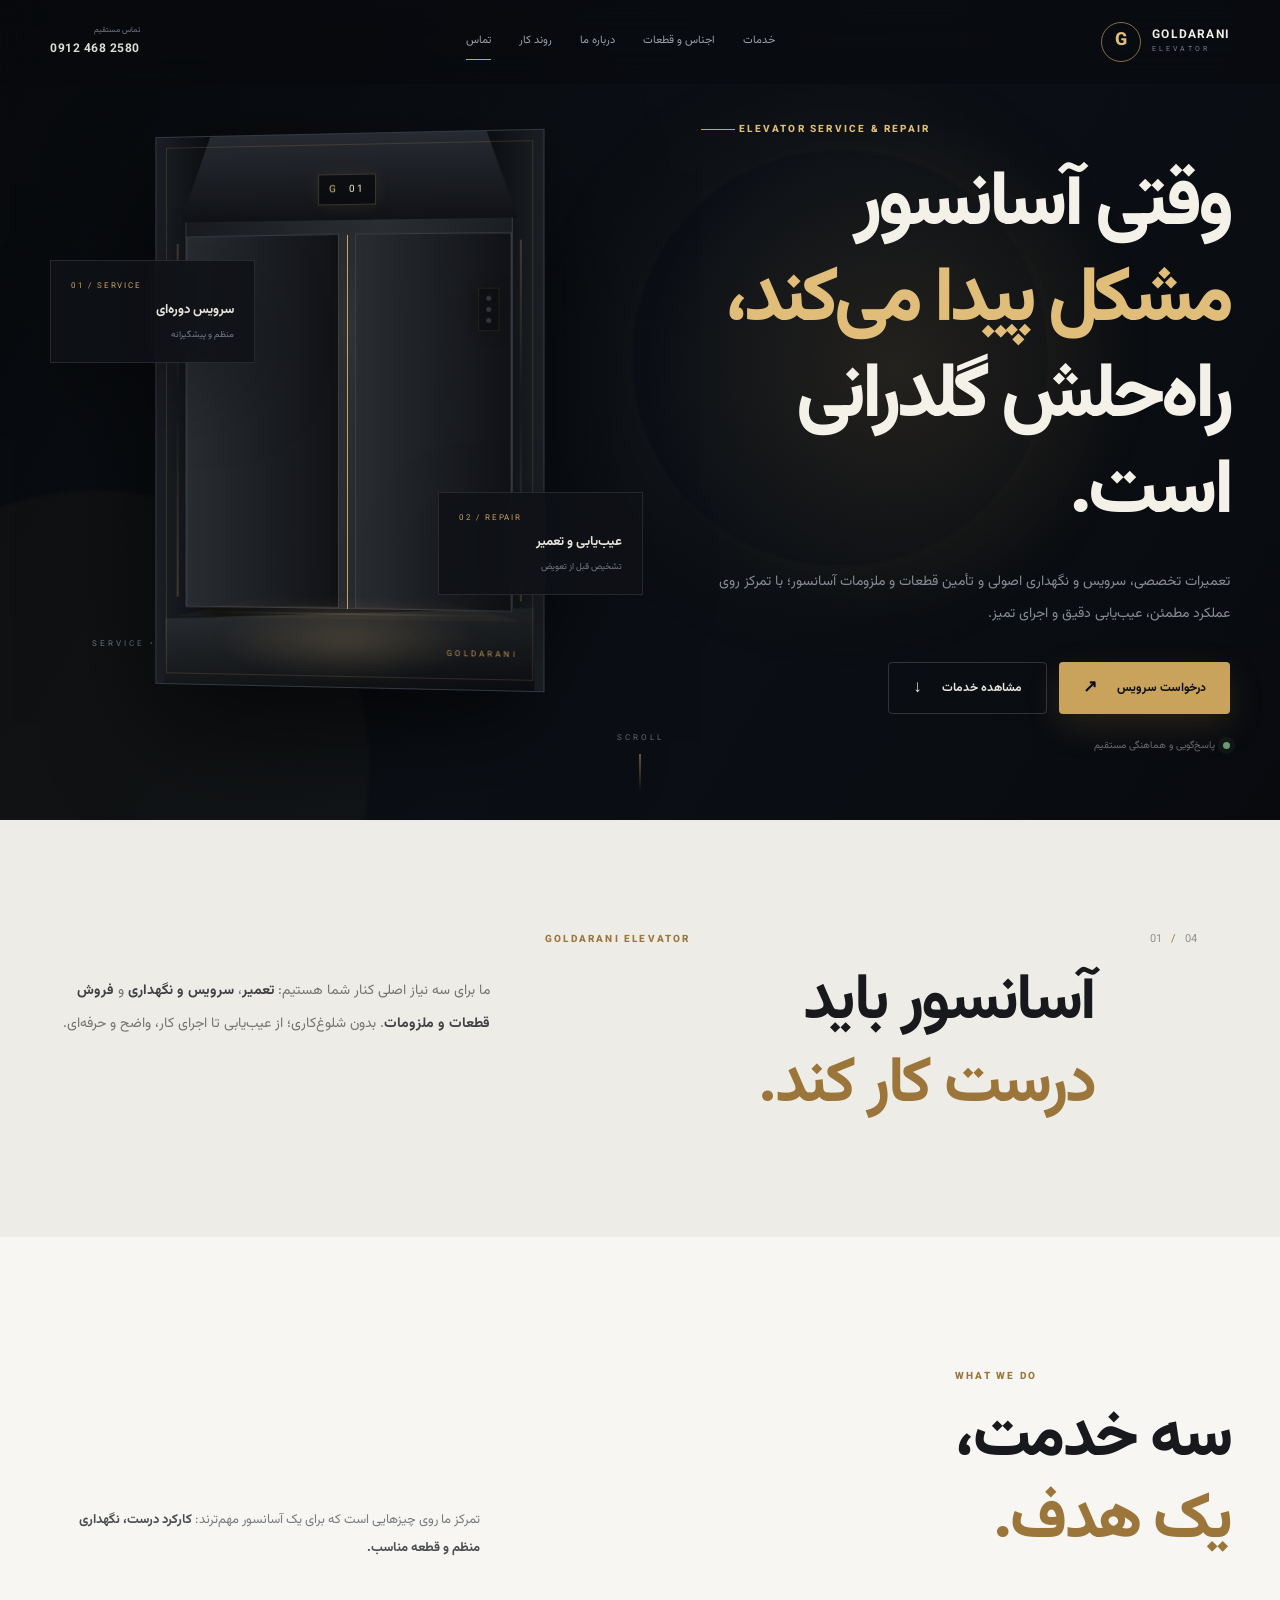
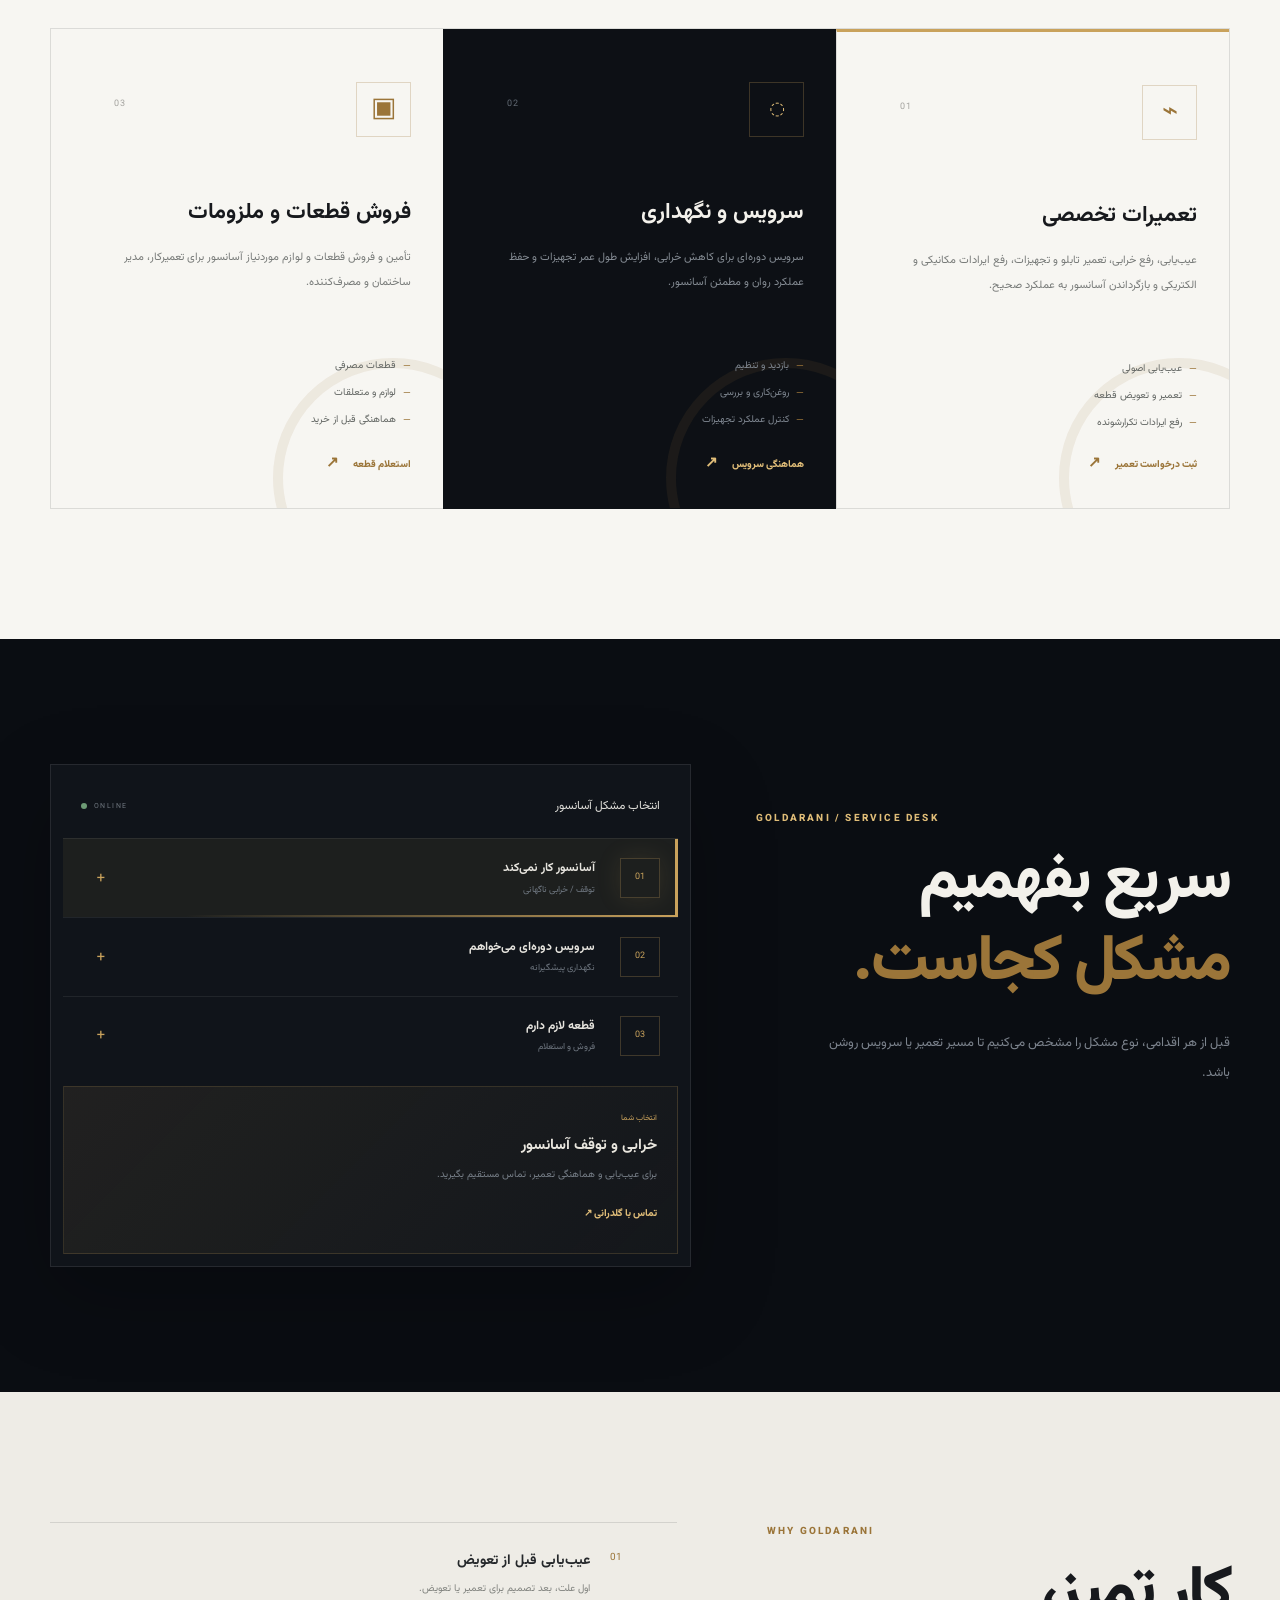
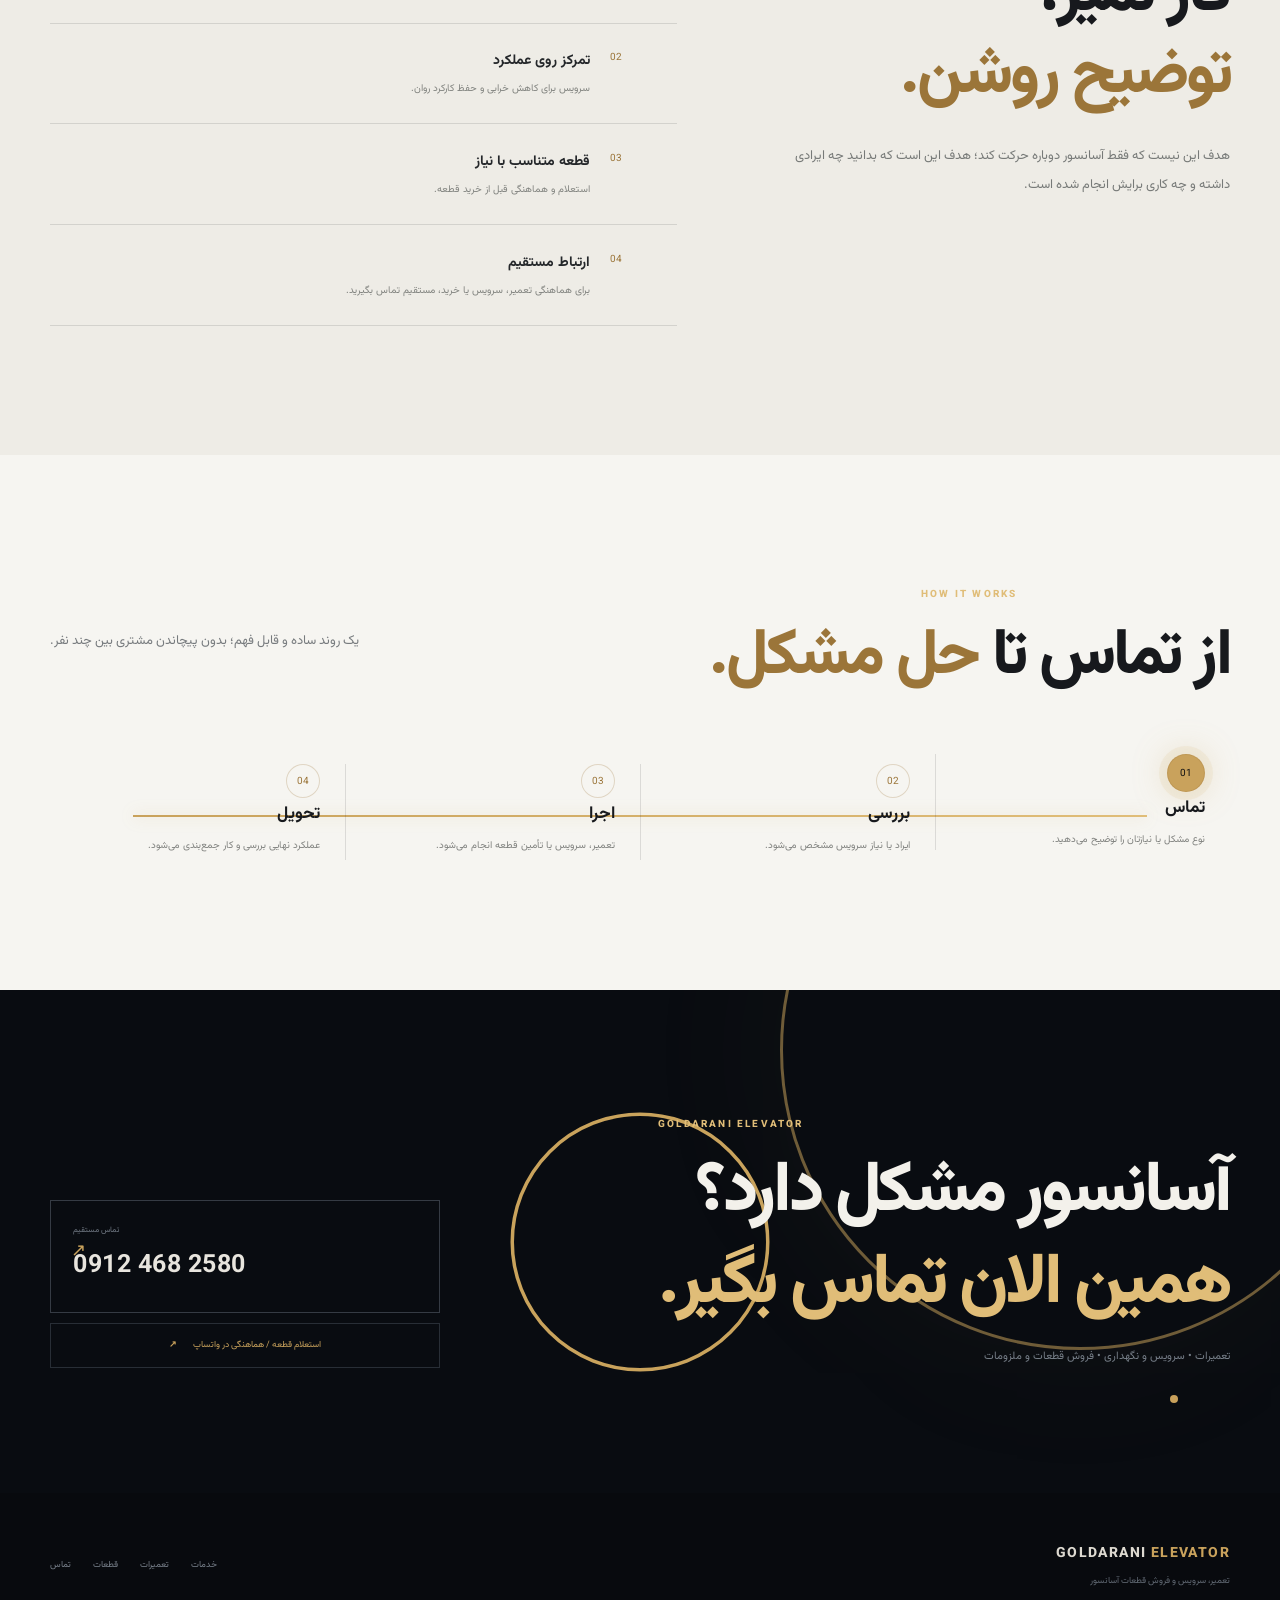
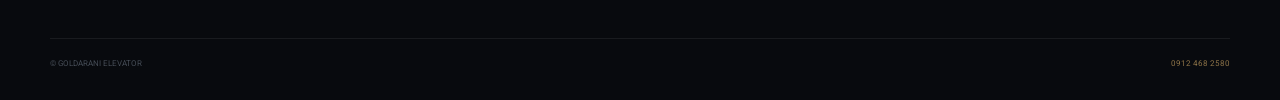
<file: index.html>
<!doctype html>
<html lang="fa" dir="rtl">
<head>
  <!-- =========================
       BASIC META
  ========================== -->
  <meta charset="utf-8">
  <meta name="viewport" content="width=device-width, initial-scale=1">
  <meta name="theme-color" content="#0a0c10">
  <meta name="description" content="آسانسور گلدرانی | تعمیرات، سرویس و نگهداری و فروش قطعات و ملزومات آسانسور">
  <meta name="format-detection" content="telephone=yes">
  <meta name="robots" content="index,follow,max-image-preview:large">
  <meta property="og:type" content="website">
  <meta property="og:title" content="آسانسور گلدرانی | تعمیرات، سرویس و قطعات آسانسور">
  <meta property="og:description" content="تعمیرات تخصصی، سرویس و نگهداری و فروش قطعات و ملزومات آسانسور توسط آسانسور گلدرانی.">
  <meta property="og:locale" content="fa_IR">
  <link rel="canonical" href="https://goldarani.ir/">

  <title>آسانسور گلدرانی | تعمیر، سرویس و فروش قطعات</title>

  <!-- Google Font. The site also has safe system-font fallbacks. -->
  <link rel="preconnect" href="https://fonts.googleapis.com">
  <link rel="preconnect" href="https://fonts.gstatic.com" crossorigin>
  <link href="https://fonts.googleapis.com/css2?family=Vazirmatn:wght@400;500;600;700;800;900&display=swap" rel="stylesheet">

  <!-- Main stylesheet -->
  <link rel="stylesheet" href="style.css">
<script type="application/ld+json">
  {
    "@context":"https://schema.org",
    "@type":"LocalBusiness",
    "name":"آسانسور گلدرانی",
    "alternateName":"GOLDARANI ELEVATOR",
    "url":"https://goldarani.ir/",
    "telephone":"+989124682580",
    "description":"تعمیرات آسانسور، سرویس و نگهداری و فروش قطعات و ملزومات آسانسور."
  }
  </script>
</head>

<body>
  <!-- =========================
       PAGE LOADER
  ========================== -->
  <div class="page-loader" id="pageLoader" aria-hidden="true">
    <div class="loader-mark">G</div>
    <span>GOLDARANI ELEVATOR</span>
  </div>

  <!-- =========================
       HEADER / NAVIGATION
  ========================== -->
  <header class="site-header" id="siteHeader">
    <div class="container nav-wrap">
      <a class="brand" href="#top" aria-label="آسانسور گلدرانی">
        <span class="brand-mark">G</span>
        <span class="brand-copy">
          <strong>GOLDARANI</strong>
          <small>ELEVATOR</small>
        </span>
      </a>

      <nav class="main-nav" id="mainNav">
        <a href="#services">خدمات</a>
        <a href="products.html">اجناس و قطعات</a>
        <a href="about.html">درباره ما</a>
        <a href="#process">روند کار</a>
        <a href="#contact">تماس</a>
      </nav>

      <a class="header-phone" href="tel:+989124682580">
        <span>تماس مستقیم</span>
        <b>0912 468 2580</b>
      </a>

      <button class="menu-toggle" id="menuToggle" type="button" aria-label="باز کردن منو" aria-expanded="false">
        <i></i><i></i><i></i>
      </button>
    </div>
  </header>

  <main id="top">
    <!-- =========================
         HERO
    ========================== -->
    <section class="hero" id="home">
      <div class="hero-glow hero-glow-one"></div>
      <div class="hero-glow hero-glow-two"></div>
      <div class="hero-grid"></div>

      <div class="container hero-layout">
        <div class="hero-copy reveal">
          <div class="eyebrow"><span></span> ELEVATOR SERVICE & REPAIR</div>

          <h1>
            وقتی آسانسور<br>
            <em>مشکل پیدا می‌کند،</em><br>
            راه‌حلش گلدرانی است.
          </h1>

          <p class="hero-text">
            تعمیرات تخصصی، سرویس و نگهداری اصولی و تأمین قطعات و ملزومات آسانسور؛
            با تمرکز روی عملکرد مطمئن، عیب‌یابی دقیق و اجرای تمیز.
          </p>

          <div class="hero-actions">
            <a class="btn btn-gold" href="tel:+989124682580">
              درخواست سرویس
              <span>↗</span>
            </a>
            <a class="btn btn-outline" href="#services">
              مشاهده خدمات
              <span>↓</span>
            </a>
          </div>

          <div class="hero-note">
            <span class="status-dot"></span>
            پاسخ‌گویی و هماهنگی مستقیم
          </div>
        </div>

        <!-- Decorative elevator illustration built entirely with CSS/SVG -->
        <div class="hero-visual reveal reveal-delay" aria-hidden="true">
         <!----> 
          <div class="visual-label visual-label-bottom">SERVICE • REPAIR • PARTS</div>

          <div class="elevator-frame" id="heroElevator">
            <div class="elevator-ceiling"></div>
            <div class="elevator-back"></div>
            <div class="elevator-inner-glow"></div>
            <div class="elevator-control-panel">
              <span class="control-light"></span>
              <span class="control-light"></span>
              <span class="control-light"></span>
            </div>
            <div class="elevator-floor-reflection"></div>
            <div class="elevator-door elevator-door-left"></div>
            <div class="elevator-door elevator-door-right"></div>
            <div class="elevator-center-line"></div>
            <div class="elevator-light elevator-light-left"></div>
            <div class="elevator-light elevator-light-right"></div>
            <div class="elevator-floor"></div>
            <div class="elevator-floor-light"></div>
            <div class="elevator-display">G <span>01</span></div>
            <div class="elevator-logo">GOLDARANI</div>
            <div class="elevator-scanline"></div>
          </div>

          <div class="floating-card card-top">
            <small>01 / SERVICE</small>
            <strong>سرویس دوره‌ای</strong>
            <span>منظم و پیشگیرانه</span>
          </div>

          <div class="floating-card card-bottom">
            <small>02 / REPAIR</small>
            <strong>عیب‌یابی و تعمیر</strong>
            <span>تشخیص قبل از تعویض</span>
          </div>
        </div>
      </div>

      <a class="scroll-cue" href="#services" aria-label="رفتن به خدمات">
        <span>SCROLL</span>
        <i></i>
      </a>
    </section>

    <!-- =========================
         INTRO / POSITIONING
    ========================== -->
    <section class="intro-section">
      <div class="container intro-grid">
        <div class="section-index">01 <span>/</span> 04</div>

        <div>
          <div class="eyebrow eyebrow-dark">GOLDARANI ELEVATOR</div>
          <h2>آسانسور باید<br><span>درست کار کند.</span></h2>
        </div>

        <div class="intro-copy">
          <p>
            ما برای سه نیاز اصلی کنار شما هستیم: <b>تعمیر</b>، <b>سرویس و نگهداری</b>
            و <b>فروش قطعات و ملزومات</b>. بدون شلوغ‌کاری؛ از عیب‌یابی تا اجرای کار، واضح و حرفه‌ای.
          </p>
        </div>
      </div>
    </section>

    <!-- =========================
         SERVICES
    ========================== -->
    <section class="section services-section" id="services">
      <div class="container">
        <div class="section-heading">
          <div>
            <div class="eyebrow eyebrow-dark">WHAT WE DO</div>
            <h2>سه خدمت،<br><span>یک هدف.</span></h2>
          </div>
          <p>
            تمرکز ما روی چیزهایی است که برای یک آسانسور مهم‌ترند:
            <strong>کارکرد درست، نگهداری منظم و قطعه مناسب.</strong>
          </p>
        </div>

        <div class="service-cards">
          <!-- Service card 1 -->
          <article class="service-card featured" id="repair">
            <div class="card-number">01</div>
            <div class="service-icon icon-wrench">⌁</div>
            <h3>تعمیرات تخصصی</h3>
            <p>
              عیب‌یابی، رفع خرابی، تعمیر تابلو و تجهیزات، رفع ایرادات مکانیکی و الکتریکی
              و بازگرداندن آسانسور به عملکرد صحیح.
            </p>
            <ul>
              <li>عیب‌یابی اصولی</li>
              <li>تعمیر و تعویض قطعه</li>
              <li>رفع ایرادات تکرارشونده</li>
            </ul>
            <a href="tel:+989124682580">ثبت درخواست تعمیر <span>↗</span></a>
          </article>

          <!-- Service card 2 -->
          <article class="service-card dark-card">
            <div class="card-number">02</div>
            <div class="service-icon">◌</div>
            <h3>سرویس و نگهداری</h3>
            <p>
              سرویس دوره‌ای برای کاهش خرابی، افزایش طول عمر تجهیزات و حفظ عملکرد روان و مطمئن آسانسور.
            </p>
            <ul>
              <li>بازدید و تنظیم</li>
              <li>روغن‌کاری و بررسی</li>
              <li>کنترل عملکرد تجهیزات</li>
            </ul>
            <a href="tel:+989124682580">هماهنگی سرویس <span>↗</span></a>
          </article>

          <!-- Service card 3 -->
          <article class="service-card" id="parts">
            <div class="card-number">03</div>
            <div class="service-icon">▣</div>
            <h3>فروش قطعات و ملزومات</h3>
            <p>
              تأمین و فروش قطعات و لوازم موردنیاز آسانسور برای تعمیرکار، مدیر ساختمان و مصرف‌کننده.
            </p>
            <ul>
              <li>قطعات مصرفی</li>
              <li>لوازم و متعلقات</li>
              <li>هماهنگی قبل از خرید</li>
            </ul>
            <a href="https://wa.me/989124682580" target="_blank" rel="noopener">استعلام قطعه <span>↗</span></a>
          </article>
        </div>
      </div>
    </section>

    <!-- =========================
         LIVE SERVICE DASHBOARD
    ========================== -->
    <section class="dashboard-section">
      <div class="container">
        <div class="dashboard-shell">
          <div class="dashboard-copy">
            <div class="eyebrow">GOLDARANI / SERVICE DESK</div>
            <h2>سریع بفهمیم<br><span>مشکل کجاست.</span></h2>
            <p>
              قبل از هر اقدامی، نوع مشکل را مشخص می‌کنیم تا مسیر تعمیر یا سرویس روشن باشد.
            </p>
          </div>

          <div class="issue-panel">
            <div class="issue-panel-head">
              <span>انتخاب مشکل آسانسور</span>
              <small><i></i> ONLINE</small>
            </div>

            <button class="issue-item active" type="button" data-issue="خرابی و توقف آسانسور" data-detail="برای عیب‌یابی و هماهنگی تعمیر، تماس مستقیم بگیرید.">
              <span class="issue-icon">01</span>
              <span><b>آسانسور کار نمی‌کند</b><small>توقف / خرابی ناگهانی</small></span>
              <strong>+</strong>
            </button>

            <button class="issue-item" type="button" data-issue="سرویس دوره‌ای" data-detail="برای بازدید و سرویس دوره‌ای، زمان مناسب را هماهنگ می‌کنیم.">
              <span class="issue-icon">02</span>
              <span><b>سرویس دوره‌ای می‌خواهم</b><small>نگهداری پیشگیرانه</small></span>
              <strong>+</strong>
            </button>

            <button class="issue-item" type="button" data-issue="استعلام قطعه" data-detail="نام قطعه یا عکس آن را در واتساپ ارسال کنید تا بررسی شود.">
              <span class="issue-icon">03</span>
              <span><b>قطعه لازم دارم</b><small>فروش و استعلام</small></span>
              <strong>+</strong>
            </button>

            <div class="issue-result" id="issueResult">
              <small>انتخاب شما</small>
              <b id="issueTitle">خرابی و توقف آسانسور</b>
              <p id="issueDetail">برای عیب‌یابی و هماهنگی تعمیر، تماس مستقیم بگیرید.</p>
              <a href="tel:+989124682580">تماس با گلدرانی ↗</a>
            </div>
          </div>
        </div>
      </div>
    </section>

    <!-- =========================
         WHY GOLDARANI
    ========================== -->
    <section class="section reasons-section">
      <div class="container">
        <div class="reasons-grid">
          <div class="reason-intro">
            <div class="eyebrow eyebrow-dark">WHY GOLDARANI</div>
            <h2>کار تمیز،<br><span>توضیح روشن.</span></h2>
            <p>
              هدف این نیست که فقط آسانسور دوباره حرکت کند؛ هدف این است که بدانید چه ایرادی داشته
              و چه کاری برایش انجام شده است.
            </p>
          </div>

          <div class="reason-list">
            <div class="reason-row">
              <span>01</span>
              <div><b>عیب‌یابی قبل از تعویض</b><small>اول علت، بعد تصمیم برای تعمیر یا تعویض.</small></div>
            </div>
            <div class="reason-row">
              <span>02</span>
              <div><b>تمرکز روی عملکرد</b><small>سرویس برای کاهش خرابی و حفظ کارکرد روان.</small></div>
            </div>
            <div class="reason-row">
              <span>03</span>
              <div><b>قطعه متناسب با نیاز</b><small>استعلام و هماهنگی قبل از خرید قطعه.</small></div>
            </div>
            <div class="reason-row">
              <span>04</span>
              <div><b>ارتباط مستقیم</b><small>برای هماهنگی تعمیر، سرویس یا خرید، مستقیم تماس بگیرید.</small></div>
            </div>
          </div>
        </div>
      </div>
    </section>

    <!-- =========================
         PROCESS
    ========================== -->
    <section class="section process-section" id="process">
      <div class="container">
        <div class="section-heading centered-heading">
          <div>
            <div class="eyebrow">HOW IT WORKS</div>
            <h2>از تماس تا <span>حل مشکل.</span></h2>
          </div>
          <p>یک روند ساده و قابل فهم؛ بدون پیچاندن مشتری بین چند نفر.</p>
        </div>

        <div class="process-line">
          <article>
            <span>01</span>
            <i></i>
            <h3>تماس</h3>
            <p>نوع مشکل یا نیازتان را توضیح می‌دهید.</p>
          </article>
          <article>
            <span>02</span>
            <i></i>
            <h3>بررسی</h3>
            <p>ایراد یا نیاز سرویس مشخص می‌شود.</p>
          </article>
          <article>
            <span>03</span>
            <i></i>
            <h3>اجرا</h3>
            <p>تعمیر، سرویس یا تأمین قطعه انجام می‌شود.</p>
          </article>
          <article>
            <span>04</span>
            <i></i>
            <h3>تحویل</h3>
            <p>عملکرد نهایی بررسی و کار جمع‌بندی می‌شود.</p>
          </article>
        </div>
      </div>
    </section>

    <!-- =========================
         CONTACT CTA
    ========================== -->
    <section class="contact-section" id="contact">
      <div class="contact-orb"></div>
      <div class="container contact-layout">
        <div>
          <div class="eyebrow">GOLDARANI ELEVATOR</div>
          <h2>آسانسور مشکل دارد؟<br><span>همین الان تماس بگیر.</span></h2>
          <p>تعمیرات • سرویس و نگهداری • فروش قطعات و ملزومات</p>
        </div>

        <div class="contact-actions">
          <a class="contact-phone" href="tel:+989124682580">
            <small>تماس مستقیم</small>
            <strong>0912 468 2580</strong>
            <span>↗</span>
          </a>
          <a class="contact-whatsapp" href="https://wa.me/989124682580" target="_blank" rel="noopener">
            استعلام قطعه / هماهنگی در واتساپ
            <b>↗</b>
          </a>
        </div>
      </div>
    </section>
  </main>

  <!-- =========================
       FOOTER
  ========================== -->
  <footer class="site-footer">
    <div class="container footer-main">
      <div>
        <div class="footer-brand">GOLDARANI <span>ELEVATOR</span></div>
        <p>تعمیر، سرویس و فروش قطعات آسانسور</p>
      </div>
      <div class="footer-links">
        <a href="#services">خدمات</a>
        <a href="#repair">تعمیرات</a>
        <a href="#parts">قطعات</a>
        <a href="#contact">تماس</a>
      </div>
    </div>
    <div class="container footer-bottom">
      <span>© GOLDARANI ELEVATOR</span>
      <a href="tel:+989124682580">0912 468 2580</a>
    </div>
  </footer>

  <!-- Mobile sticky actions -->
  <div class="mobile-actions">
    <a href="tel:+989124682580"><span>☎</span> تماس</a>
    <a href="https://wa.me/989124682580" target="_blank" rel="noopener"><span>◉</span> واتساپ</a>
  </div>

  <!-- Main JavaScript -->
  <script src="script.js"></script>
<script>setTimeout(function(){var l=document.getElementById('pageLoader');if(l)l.classList.add('hide');},1800);</script>
</body>
</html>
</file>
<file: style.css>
/* =========================================================
   GOLDARANI ELEVATOR — MAIN STYLESHEET
   ---------------------------------------------------------
   01. Variables & Reset
   02. Global Components
   03. Header
   04. Hero
   05. Intro
   06. Services
   07. Live Service Dashboard
   08. Reasons
   09. Process
   10. Contact
   11. Footer
   12. Animations
   13. Responsive
========================================================= */

/* =========================================================
   01. VARIABLES & RESET
========================================================= */
:root {
  --black: #080a0e;
  --black-2: #0d1015;
  --black-3: #14181f;
  --white: #f3f1eb;
  --paper: #eeece6;
  --paper-2: #f7f6f2;
  --text: #17191d;
  --muted: #777b7e;
  --muted-dark: #818791;
  --gold: #c9a25c;
  --gold-light: #e0bd78;
  --gold-dark: #9b7539;
  --line: rgba(23, 25, 29, 0.12);
  --line-dark: rgba(255, 255, 255, 0.10);
  --container: 1180px;
  --radius: 4px;
  --shadow: 0 28px 80px rgba(0, 0, 0, 0.22);
}

* {
  box-sizing: border-box;
  margin: 0;
  padding: 0;
}

html {
  scroll-behavior: smooth;
  scroll-padding-top: 90px;
}

body {
  min-width: 320px;
  overflow-x: hidden;
  background: var(--black);
  color: var(--white);
  font-family: "Vazirmatn", Tahoma, Arial, sans-serif;
  line-height: 1.9;
}

a {
  color: inherit;
  text-decoration: none;
}

button,
a {
  -webkit-tap-highlight-color: transparent;
}

button {
  font: inherit;
}

::selection {
  background: var(--gold);
  color: var(--black);
}

.container {
  width: min(var(--container), calc(100% - 48px));
  margin-inline: auto;
}

/* =========================================================
   02. GLOBAL COMPONENTS
========================================================= */
.eyebrow {
  color: var(--gold-light);
  font-size: 10px;
  font-weight: 800;
  letter-spacing: 2.2px;
  direction: ltr;
}

.eyebrow span {
  display: inline-block;
  width: 34px;
  height: 1px;
  margin-left: 8px;
  vertical-align: middle;
  background: var(--gold);
}

.eyebrow-dark {
  color: var(--gold-dark);
}

.btn {
  display: inline-flex;
  min-height: 52px;
  align-items: center;
  justify-content: center;
  gap: 20px;
  padding: 0 24px;
  border-radius: var(--radius);
  font-size: 12px;
  font-weight: 700;
  transition: 0.3s ease;
}

.btn span {
  font-size: 17px;
}

.btn-gold {
  background: var(--gold);
  color: #0b0d10;
  box-shadow: 0 12px 35px rgba(201, 162, 92, 0.15);
}

.btn-gold:hover {
  background: var(--gold-light);
  transform: translateY(-3px);
  box-shadow: 0 18px 45px rgba(201, 162, 92, 0.22);
}

.btn-outline {
  border: 1px solid rgba(255, 255, 255, 0.16);
  color: #e5e4df;
}

.btn-outline:hover {
  border-color: var(--gold);
  color: var(--gold-light);
  transform: translateY(-3px);
}

.section {
  padding: 130px 0;
}

.section-heading {
  display: flex;
  align-items: flex-end;
  justify-content: space-between;
  gap: 60px;
  margin-bottom: 65px;
}

.section-heading h2,
.reason-intro h2,
.dashboard-copy h2 {
  margin-top: 13px;
  color: var(--text);
  font-size: clamp(42px, 5vw, 68px);
  font-weight: 800;
  line-height: 1.28;
  letter-spacing: -2.5px;
}

.section-heading h2 span,
.reason-intro h2 span,
.dashboard-copy h2 span {
  color: var(--gold-dark);
}

.section-heading > p {
  max-width: 430px;
  color: var(--muted);
  font-size: 13px;
  line-height: 2.15;
}

.section-heading > p strong {
  color: #4b4e50;
}

/* =========================================================
   03. HEADER
========================================================= */
.site-header {
  position: fixed;
  z-index: 100;
  top: 0;
  left: 0;
  width: 100%;
  height: 84px;
  border-bottom: 1px solid transparent;
  background: rgba(8, 10, 14, 0.55);
  backdrop-filter: blur(18px);
  transition: 0.35s ease;
}

.site-header.scrolled {
  border-bottom-color: var(--line-dark);
  background: rgba(8, 10, 14, 0.94);
}

.nav-wrap {
  display: flex;
  height: 100%;
  align-items: center;
  justify-content: space-between;
  gap: 30px;
}

.brand {
  display: inline-flex;
  align-items: center;
  gap: 11px;
  direction: ltr;
}

.brand-mark {
  display: grid;
  width: 40px;
  height: 40px;
  place-items: center;
  border: 1px solid rgba(201, 162, 92, 0.65);
  border-radius: 50%;
  color: var(--gold-light);
  font-size: 18px;
  font-weight: 800;
}

.brand-copy {
  display: flex;
  flex-direction: column;
  line-height: 1.1;
}

.brand-copy strong {
  color: #f1eee7;
  font-size: 12px;
  letter-spacing: 1.2px;
}

.brand-copy small {
  margin-top: 4px;
  color: #777e87;
  font-size: 7px;
  letter-spacing: 3px;
}

.main-nav {
  display: flex;
  align-items: center;
  gap: 28px;
}

.main-nav a {
  color: #9da2aa;
  font-size: 11px;
  transition: 0.25s ease;
}

.main-nav a:hover {
  color: var(--gold-light);
}

.header-phone {
  display: flex;
  flex-direction: column;
  align-items: flex-end;
  direction: ltr;
}

.header-phone span {
  color: #707780;
  font-size: 8px;
}

.header-phone b {
  color: #dddcd7;
  font-size: 12px;
  letter-spacing: 0.5px;
}

.menu-toggle {
  display: none;
  width: 42px;
  height: 42px;
  border: 1px solid var(--line-dark);
  background: transparent;
  cursor: pointer;
}

.menu-toggle i {
  display: block;
  width: 17px;
  height: 1px;
  margin: 5px auto;
  background: var(--gold-light);
  transition: 0.25s ease;
}

/* =========================================================
   04. HERO
========================================================= */
.hero {
  position: relative;
  min-height: 820px;
  overflow: hidden;
  background:
    radial-gradient(circle at 70% 45%, rgba(201, 162, 92, 0.13), transparent 25%),
    linear-gradient(120deg, #07090c 0%, #0c1016 52%, #080a0e 100%);
}

.hero-grid {
  position: absolute;
  inset: 0;
  opacity: 0.15;
  background-image:
    linear-gradient(rgba(255, 255, 255, 0.05) 1px, transparent 1px),
    linear-gradient(90deg, rgba(255, 255, 255, 0.05) 1px, transparent 1px);
  background-size: 80px 80px;
  mask-image: linear-gradient(to bottom, #000, transparent 85%);
}

.hero-glow {
  position: absolute;
  border-radius: 50%;
  filter: blur(2px);
  pointer-events: none;
}

.hero-glow-one {
  top: 18%;
  right: 18%;
  width: 420px;
  height: 420px;
  border: 1px solid rgba(201, 162, 92, 0.08);
  box-shadow: 0 0 150px rgba(201, 162, 92, 0.06);
}

.hero-glow-two {
  bottom: -220px;
  left: -180px;
  width: 550px;
  height: 550px;
  background: rgba(201, 162, 92, 0.035);
}

.hero-layout {
  position: relative;
  z-index: 2;
  display: grid;
  min-height: 820px;
  grid-template-columns: 0.95fr 1.05fr;
  align-items: center;
  gap: 50px;
}

.hero-copy {
  padding-top: 55px;
}

.hero h1 {
  max-width: 720px;
  margin: 18px 0 25px;
  color: #f4f1e9;
  font-size: clamp(49px, 6vw, 84px);
  font-weight: 800;
  line-height: 1.25;
  letter-spacing: -4px;
}

.hero h1 em {
  color: var(--gold-light);
  font-style: normal;
}

.hero-text {
  max-width: 570px;
  color: #858c95;
  font-size: 14px;
  line-height: 2.3;
}

.hero-actions {
  display: flex;
  flex-wrap: wrap;
  gap: 12px;
  margin-top: 32px;
}

.hero-note {
  display: flex;
  align-items: center;
  gap: 8px;
  margin-top: 22px;
  color: #646b74;
  font-size: 10px;
}

.status-dot {
  width: 7px;
  height: 7px;
  border-radius: 50%;
  background: #6f9a77;
  box-shadow: 0 0 0 5px rgba(111, 154, 119, 0.08);
}

.hero-visual {
  position: relative;
  display: grid;
  min-height: 660px;
  place-items: center;
}

.visual-label {
  position: absolute;
  color: #555d67;
  font-size: 8px;
  letter-spacing: 3px;
  direction: ltr;
}

.visual-label-top {
  top: 120px;
  right: 5%;
}

.visual-label-bottom {
  bottom: 88px;
  left: 7%;
  color: #737a83;
}

.elevator-frame {
  position: relative;
  width: 390px;
  height: 555px;
  overflow: hidden;
  border: 1px solid #343941;
  background: linear-gradient(90deg, #1b1e24, #080a0d 17%, #15181e 50%, #080a0d 83%, #1b1e24);
  box-shadow: 0 45px 100px rgba(0, 0, 0, 0.62);
  transform: perspective(900px) rotateY(-4deg);
}

.elevator-frame::before {
  position: absolute;
  inset: 10px;
  border: 1px solid rgba(201, 162, 92, 0.18);
  content: "";
}

.elevator-ceiling {
  position: absolute;
  z-index: 1;
  top: 0;
  left: 25px;
  right: 25px;
  height: 86px;
  background: linear-gradient(#272a31, #101216);
  clip-path: polygon(9% 0, 91% 0, 100% 100%, 0 100%);
}

.elevator-back {
  position: absolute;
  top: 80px;
  right: 30px;
  bottom: 78px;
  left: 30px;
  border: 1px solid #30343a;
  background: linear-gradient(100deg, #181a20, #292d32 50%, #121419);
}

.elevator-door {
  position: absolute;
  z-index: 2;
  top: 100px;
  bottom: 78px;
  width: 40%;
  border: 1px solid #3a3e44;
  background: linear-gradient(90deg, #292c31, #101216);
}

.elevator-door-left {
  left: 31px;
  transform: skewY(-0.4deg);
}

.elevator-door-right {
  right: 31px;
  transform: skewY(0.4deg);
}

.elevator-center-line {
  position: absolute;
  z-index: 5;
  top: 101px;
  bottom: 78px;
  left: 50%;
  width: 1px;
  background: var(--gold);
  box-shadow: 0 0 18px rgba(201, 162, 92, 0.35);
}

.elevator-light {
  position: absolute;
  z-index: 4;
  top: 108px;
  bottom: 88px;
  width: 2px;
  background: linear-gradient(var(--gold-light), transparent 45%, var(--gold-light));
  opacity: 0.22;
}

.elevator-light-left { left: 21px; }
.elevator-light-right { right: 21px; }

.elevator-floor {
  position: absolute;
  right: 9px;
  bottom: 0;
  left: 9px;
  height: 82px;
  background: linear-gradient(175deg, #2c2f33, #0b0d10);
  clip-path: polygon(0 20%, 100% 0, 100% 100%, 0 100%);
}

.elevator-logo {
  position: absolute;
  z-index: 8;
  right: 25px;
  bottom: 27px;
  color: #bf9650;
  direction: ltr;
  font-size: 8px;
  letter-spacing: 3px;
}

.floating-card {
  position: absolute;
  z-index: 10;
  width: 205px;
  padding: 18px 20px;
  border: 1px solid rgba(255, 255, 255, 0.10);
  background: rgba(15, 18, 23, 0.88);
  box-shadow: var(--shadow);
  backdrop-filter: blur(12px);
}

.floating-card small,
.floating-card strong,
.floating-card span {
  display: block;
}

.floating-card small {
  color: var(--gold);
  font-size: 8px;
  letter-spacing: 1.8px;
  direction: ltr;
}

.floating-card strong {
  margin: 4px 0;
  color: #e8e5dc;
  font-size: 13px;
}

.floating-card span {
  color: #747b84;
  font-size: 9px;
}

.card-top {
  top: 180px;
  left: 0;
  animation: floatCard 4s ease-in-out infinite;
}

.card-bottom {
  right: 0;
  bottom: 145px;
  animation: floatCard 4.5s 0.5s ease-in-out infinite;
}

.scroll-cue {
  position: absolute;
  z-index: 5;
  bottom: 28px;
  left: 50%;
  display: flex;
  flex-direction: column;
  align-items: center;
  color: #606771;
  font-size: 8px;
  letter-spacing: 3px;
  transform: translateX(-50%);
  direction: ltr;
}

.scroll-cue i {
  display: block;
  width: 1px;
  height: 38px;
  margin-top: 8px;
  background: linear-gradient(var(--gold), transparent);
}

/* =========================================================
   05. INTRO
========================================================= */
.intro-section {
  padding: 110px 0;
  background: var(--paper);
  color: var(--text);
}

.intro-grid {
  display: grid;
  grid-template-columns: 80px 1fr 0.8fr;
  align-items: start;
  gap: 55px;
}

.section-index {
  color: #92918d;
  direction: ltr;
  font-size: 11px;
}

.section-index span {
  margin-inline: 6px;
  color: var(--gold-dark);
}

.intro-grid h2 {
  margin-top: 12px;
  font-size: clamp(43px, 5vw, 67px);
  line-height: 1.3;
  letter-spacing: -2.4px;
}

.intro-grid h2 span {
  color: var(--gold-dark);
}

.intro-copy {
  padding-top: 45px;
}

.intro-copy p {
  color: #737572;
  font-size: 14px;
  line-height: 2.35;
}

.intro-copy b {
  color: #3f4143;
}

/* =========================================================
   06. SERVICES
========================================================= */
.services-section {
  background: var(--paper-2);
  color: var(--text);
}

.service-cards {
  display: grid;
  grid-template-columns: repeat(3, 1fr);
  border-top: 1px solid var(--line);
  border-right: 1px solid var(--line);
}

.service-card {
  position: relative;
  min-height: 480px;
  padding: 36px 32px 32px;
  border-left: 1px solid var(--line);
  border-bottom: 1px solid var(--line);
  overflow: hidden;
  transition: 0.35s ease;
}

.service-card::after {
  position: absolute;
  right: -70px;
  bottom: -90px;
  width: 220px;
  height: 220px;
  border: 10px solid rgba(155, 117, 57, 0.10);
  border-radius: 50%;
  content: "";
  transition: 0.4s ease;
}

.service-card:hover {
  transform: translateY(-8px);
  background: #ebe9e2;
  box-shadow: 0 24px 60px rgba(0, 0, 0, 0.08);
}

.service-card:hover::after {
  transform: scale(1.25);
}

.service-card.featured {
  border-top: 3px solid var(--gold);
}

.service-card.dark-card {
  background: var(--black-2);
  color: var(--white);
}

.service-card.dark-card:hover {
  background: #131820;
}

.card-number {
  position: absolute;
  top: 31px;
  left: 31px;
  color: #a5a4a0;
  font-size: 9px;
  letter-spacing: 1px;
  direction: ltr;
}

.dark-card .card-number {
  color: #626a74;
}

.service-icon {
  display: grid;
  width: 55px;
  height: 55px;
  margin-bottom: 55px;
  place-items: center;
  border: 1px solid rgba(155, 117, 57, 0.25);
  color: var(--gold-dark);
  font-size: 27px;
}

.dark-card .service-icon {
  border-color: rgba(201, 162, 92, 0.25);
  color: var(--gold-light);
}

.service-card h3 {
  margin-bottom: 12px;
  font-size: 22px;
}

.service-card p {
  max-width: 320px;
  min-height: 90px;
  color: #777a78;
  font-size: 11px;
  line-height: 2.25;
}

.dark-card p {
  color: #858c94;
}

.service-card ul {
  display: grid;
  gap: 8px;
  margin-top: 20px;
  list-style: none;
}

.service-card li {
  color: #626663;
  font-size: 10px;
}

.dark-card li {
  color: #7f8791;
}

.service-card li::before {
  margin-left: 7px;
  color: var(--gold-dark);
  content: "—";
}

.service-card > a {
  position: absolute;
  right: 32px;
  bottom: 30px;
  z-index: 2;
  color: var(--gold-dark);
  font-size: 10px;
  font-weight: 800;
}

.dark-card > a {
  color: var(--gold-light);
}

.service-card > a span {
  margin-right: 12px;
  font-size: 15px;
}

/* =========================================================
   07. LIVE SERVICE DASHBOARD
========================================================= */
.dashboard-section {
  padding: 125px 0;
  background: #0a0d12;
}

.dashboard-shell {
  display: grid;
  grid-template-columns: 0.85fr 1.15fr;
  align-items: stretch;
  gap: 65px;
}

.dashboard-copy {
  padding: 45px 0;
}

.dashboard-copy h2 {
  color: var(--white);
}

.dashboard-copy p {
  max-width: 430px;
  margin-top: 24px;
  color: #7c838d;
  font-size: 13px;
  line-height: 2.3;
}

.issue-panel {
  padding: 12px;
  border: 1px solid rgba(255, 255, 255, 0.09);
  background: #10141a;
  box-shadow: var(--shadow);
}

.issue-panel-head {
  display: flex;
  align-items: center;
  justify-content: space-between;
  padding: 18px 18px 20px;
  color: #dddcd7;
  font-size: 12px;
}

.issue-panel-head small {
  display: flex;
  align-items: center;
  gap: 7px;
  color: #6f777f;
  direction: ltr;
  font-size: 7px;
  letter-spacing: 1.4px;
}

.issue-panel-head i {
  width: 6px;
  height: 6px;
  border-radius: 50%;
  background: #6d9b75;
}

.issue-item {
  display: grid;
  width: 100%;
  grid-template-columns: 50px 1fr 25px;
  align-items: center;
  gap: 15px;
  padding: 18px;
  border: 0;
  border-top: 1px solid rgba(255, 255, 255, 0.07);
  background: transparent;
  color: #e6e4de;
  text-align: right;
  cursor: pointer;
  transition: 0.25s ease;
}

.issue-item:hover,
.issue-item.active {
  background: rgba(201, 162, 92, 0.07);
}

.issue-icon {
  display: grid;
  width: 40px;
  height: 40px;
  place-items: center;
  border: 1px solid rgba(201, 162, 92, 0.25);
  color: var(--gold);
  direction: ltr;
  font-size: 9px;
}

.issue-item b,
.issue-item small {
  display: block;
}

.issue-item b {
  font-size: 12px;
}

.issue-item small {
  margin-top: 2px;
  color: #6f7780;
  font-size: 9px;
}

.issue-item > strong {
  color: var(--gold);
  font-size: 18px;
  font-weight: 400;
}

.issue-result {
  margin: 12px 0 0;
  padding: 24px 20px;
  border: 1px solid rgba(201, 162, 92, 0.18);
  background: linear-gradient(135deg, rgba(201, 162, 92, 0.09), rgba(201, 162, 92, 0.02));
}

.issue-result small,
.issue-result b,
.issue-result p {
  display: block;
}

.issue-result small {
  color: var(--gold);
  font-size: 8px;
}

.issue-result b {
  margin: 5px 0;
  color: #e9e6de;
  font-size: 15px;
}

.issue-result p {
  margin-bottom: 14px;
  color: #777f88;
  font-size: 10px;
}

.issue-result a {
  color: var(--gold-light);
  font-size: 10px;
  font-weight: 800;
}

/* =========================================================
   08. REASONS
========================================================= */
.reasons-section {
  background: var(--paper);
  color: var(--text);
}

.reasons-grid {
  display: grid;
  grid-template-columns: 0.85fr 1.15fr;
  gap: 90px;
}

.reason-intro h2 {
  color: var(--text);
}

.reason-intro p {
  max-width: 460px;
  margin-top: 24px;
  color: #777a78;
  font-size: 13px;
  line-height: 2.3;
}

.reason-list {
  border-top: 1px solid var(--line);
}

.reason-row {
  display: grid;
  grid-template-columns: 55px 1fr;
  gap: 20px;
  padding: 25px 0;
  border-bottom: 1px solid var(--line);
}

.reason-row > span {
  color: var(--gold-dark);
  direction: ltr;
  font-size: 10px;
}

.reason-row b,
.reason-row small {
  display: block;
}

.reason-row b {
  color: #24272a;
  font-size: 14px;
}

.reason-row small {
  margin-top: 4px;
  color: #81837f;
  font-size: 10px;
}

/* =========================================================
   09. PROCESS
========================================================= */
.process-section {
  background: #f6f5f1;
  color: var(--text);
}

.centered-heading {
  align-items: center;
  text-align: center;
}

.centered-heading > p {
  text-align: right;
}

.process-line {
  display: grid;
  grid-template-columns: repeat(4, 1fr);
}

.process-line article {
  padding: 0 25px;
  border-left: 1px solid var(--line);
}

.process-line article:last-child {
  border-left: 0;
}

.process-line article > span {
  color: var(--gold-dark);
  direction: ltr;
  font-size: 10px;
}

.process-line i {
  position: relative;
  display: block;
  height: 1px;
  margin: 18px 0 25px;
  background: #d5d3ce;
}

.process-line i::after {
  position: absolute;
  top: -3px;
  right: 0;
  width: 7px;
  height: 7px;
  border-radius: 50%;
  background: var(--gold);
  content: "";
}

.process-line h3 {
  font-size: 17px;
}

.process-line p {
  margin-top: 6px;
  color: #80827f;
  font-size: 10px;
  line-height: 2;
}

/* =========================================================
   10. CONTACT
========================================================= */
.contact-section {
  position: relative;
  overflow: hidden;
  padding: 125px 0;
  background: #090c11;
}

.contact-orb {
  position: absolute;
  top: -240px;
  right: -100px;
  width: 600px;
  height: 600px;
  border: 3px solid rgba(178, 144, 81, 0.603);
  border-radius: 50%;
  box-shadow: 0 0 180px rgba(201, 162, 92, 0.05);
}

.contact-layout {
  position: relative;
  z-index: 2;
  display: flex;
  align-items: flex-end;
  justify-content: space-between;
  gap: 60px;
}

.contact-layout h2 {
  margin: 14px 0 16px;
  color: var(--white);
  font-size: clamp(43px, 5.5vw, 74px);
  font-weight: 800;
  line-height: 1.3;
  letter-spacing: -3px;
}

.contact-layout h2 span {
  color: var(--gold-light);
}

.contact-layout p {
  color: #777f89;
  font-size: 11px;
}

.contact-actions {
  width: min(390px, 100%);
}

.contact-phone {
  position: relative;
  display: block;
  padding: 22px;
  border: 1px solid #353b44;
  transition: 0.3s ease;
}

.contact-phone:hover {
  border-color: var(--gold);
  transform: translateY(-4px);
}

.contact-phone small,
.contact-phone strong {
  display: block;
  direction: ltr;
}

.contact-phone small {
  color: #717984;
  font-size: 8px;
}

.contact-phone strong {
  margin-top: 4px;
  color: #e8e5de;
  font-size: 25px;
  letter-spacing: 0.5px;
}

.contact-phone span {
  position: absolute;
  top: 34px;
  left: 20px;
  color: var(--gold);
  font-size: 18px;
}

.contact-whatsapp {
  display: flex;
  align-items: center;
  justify-content: center;
  gap: 16px;
  margin-top: 10px;
  padding: 13px;
  border: 1px solid #282e36;
  color: #c9a25c;
  font-size: 9px;
  transition: 0.3s ease;
}

.contact-whatsapp:hover {
  border-color: var(--gold);
  background: rgba(201, 162, 92, 0.05);
}

/* =========================================================
   11. FOOTER
========================================================= */
.site-footer {
  background: #080a0e;
}

.footer-main {
  display: flex;
  align-items: center;
  justify-content: space-between;
  gap: 30px;
  padding: 48px 0;
}

.footer-brand {
  color: #ddd9d0;
  direction: ltr;
  font-size: 14px;
  font-weight: 800;
  letter-spacing: 1.4px;
}

.footer-brand span {
  color: var(--gold);
}

.footer-main p {
  margin-top: 5px;
  color: #626a74;
  font-size: 9px;
}

.footer-links {
  display: flex;
  gap: 22px;
}

.footer-links a {
  color: #777f89;
  font-size: 9px;
  transition: 0.25s ease;
}

.footer-links a:hover {
  color: var(--gold-light);
}

.footer-bottom {
  display: flex;
  align-items: center;
  justify-content: space-between;
  padding: 18px 0 28px;
  border-top: 1px solid rgba(255, 255, 255, 0.07);
  color: #454c56;
  direction: ltr;
  font-size: 8px;
}

.footer-bottom a {
  color: #8e7448;
}

.mobile-actions {
  display: none;
}

/* =========================================================
   12. ANIMATIONS
========================================================= */
.reveal {
  opacity: 0;
  transform: translateY(22px);
  animation: revealUp 0.9s 0.15s forwards;
}

.reveal-delay {
  animation-delay: 0.3s;
}

@keyframes revealUp {
  to {
    opacity: 1;
    transform: none;
  }
}

@keyframes floatCard {
  0%, 100% { transform: translateY(0); }
  50% { transform: translateY(-8px); }
}

.page-loader {
  position: fixed;
  z-index: 9999;
  inset: 0;
  display: grid;
  place-items: center;
  align-content: center;
  gap: 14px;
  background: #080a0e;
  transition: opacity 0.55s ease, visibility 0.55s ease;
}

.page-loader.hide {
  opacity: 0;
  visibility: hidden;
}

.loader-mark {
  display: grid;
  width: 74px;
  height: 74px;
  place-items: center;
  border: 1px solid #806437;
  border-radius: 50%;
  color: var(--gold-light);
  font-size: 34px;
  font-weight: 800;
  animation: loaderPulse 1.2s ease-in-out infinite;
}

.page-loader > span {
  color: #646b74;
  direction: ltr;
  font-size: 8px;
  letter-spacing: 3px;
}

@keyframes loaderPulse {
  50% { box-shadow: 0 0 40px rgba(201, 162, 92, 0.12); }
}

/* =========================================================
   13. RESPONSIVE
========================================================= */
@media (max-width: 980px) {
  .main-nav {
    gap: 16px;
  }

  .header-phone {
    display: none;
  }

  .hero-layout {
    grid-template-columns: 1fr;
    padding-top: 105px;
  }

  .hero-copy {
    padding-top: 30px;
  }

  .hero-visual {
    min-height: 600px;
  }

  .intro-grid,
  .dashboard-shell,
  .reasons-grid {
    grid-template-columns: 1fr;
  }

  .intro-copy {
    padding-top: 0;
  }

  .dashboard-copy {
    padding: 0;
  }

  .service-cards {
    grid-template-columns: 1fr 1fr;
  }

  .process-line {
    grid-template-columns: 1fr 1fr;
    gap: 45px 0;
  }

  .process-line article:nth-child(2) {
    border-left: 0;
  }
}

@media (max-width: 720px) {
  .container {
    width: min(var(--container), calc(100% - 30px));
  }

  .site-header {
    height: 72px;
  }

  .main-nav {
    position: absolute;
    top: 72px;
    right: 15px;
    left: 15px;
    display: none;
    flex-direction: column;
    align-items: stretch;
    gap: 0;
    padding: 8px;
    border: 1px solid #2b313a;
    background: #10141a;
  }

  .main-nav.open {
    display: flex;
  }

  .main-nav a {
    padding: 13px 10px;
    border-bottom: 1px solid rgba(255, 255, 255, 0.06);
  }

  .main-nav a:last-child {
    border-bottom: 0;
  }

  .menu-toggle {
    display: block;
  }

  .hero {
    min-height: 980px;
  }

  .hero-layout {
    min-height: 980px;
    padding-top: 80px;
  }

  .hero h1 {
    margin-top: 15px;
    font-size: clamp(40px, 12vw, 58px);
    letter-spacing: -2.5px;
  }

  .hero-text {
    font-size: 12px;
  }

  .hero-actions {
    flex-direction: column;
  }

  .btn {
    width: 100%;
  }

  .hero-visual {
    min-height: 470px;
  }

  .elevator-frame {
    width: 270px;
    height: 390px;
  }

  .elevator-ceiling {
    height: 62px;
  }

  .elevator-back {
    top: 58px;
    right: 22px;
    bottom: 56px;
    left: 22px;
  }

  .elevator-door {
    top: 72px;
    bottom: 56px;
  }

  .elevator-door-left { left: 22px; }
  .elevator-door-right { right: 22px; }
  .elevator-center-line { top: 73px; bottom: 56px; }
  .elevator-light { top: 79px; bottom: 66px; }
  .elevator-floor { height: 60px; }
  .elevator-logo { right: 17px; bottom: 19px; font-size: 6px; }

  .floating-card {
    width: 165px;
    padding: 13px;
  }

  .floating-card strong {
    font-size: 10px;
  }

  .card-top {
    top: 70px;
    left: 0;
  }

  .card-bottom {
    right: 0;
    bottom: 60px;
  }

  .visual-label-top,
  .visual-label-bottom {
    display: none;
  }

  .scroll-cue {
    display: none;
  }

  .section,
  .dashboard-section,
  .contact-section {
    padding: 85px 0;
  }

  .intro-section {
    padding: 80px 0;
  }

  .intro-grid h2,
  .section-heading h2,
  .reason-intro h2,
  .dashboard-copy h2 {
    font-size: 42px;
  }

  .section-heading {
    display: block;
    margin-bottom: 42px;
  }

  .section-heading > p {
    margin-top: 20px;
  }

  .service-cards {
    grid-template-columns: 1fr;
  }

  .service-card {
    min-height: 440px;
  }

  .service-card p {
    min-height: auto;
  }

  .issue-panel-head {
    font-size: 10px;
  }

  .reasons-grid {
    gap: 50px;
  }

  .process-line {
    grid-template-columns: 1fr;
    gap: 0;
  }

  .process-line article,
  .process-line article:nth-child(2) {
    padding: 25px 0;
    border-left: 0;
    border-bottom: 1px solid var(--line);
  }

  .process-line article:last-child {
    border-bottom: 0;
  }

  .contact-layout {
    display: block;
  }

  .contact-layout h2 {
    font-size: 43px;
    letter-spacing: -2px;
  }

  .contact-actions {
    margin-top: 35px;
  }

  .footer-main {
    display: block;
  }

  .footer-links {
    flex-wrap: wrap;
    margin-top: 25px;
  }

  .mobile-actions {
    position: fixed;
    z-index: 200;
    right: 10px;
    bottom: 10px;
    left: 10px;
    display: grid;
    grid-template-columns: 1fr 1fr;
    padding: 5px;
    border: 1px solid rgba(255, 255, 255, 0.10);
    border-radius: 8px;
    background: rgba(10, 13, 18, 0.94);
    box-shadow: 0 20px 60px rgba(0, 0, 0, 0.4);
    backdrop-filter: blur(16px);
  }

  .mobile-actions a {
    display: flex;
    align-items: center;
    justify-content: center;
    gap: 8px;
    padding: 10px;
    color: #ddd9d0;
    font-size: 10px;
  }

  .mobile-actions a + a {
    border-right: 1px solid rgba(255, 255, 255, 0.08);
  }

  .mobile-actions span {
    color: var(--gold);
    font-size: 14px;
  }

  .footer-bottom {
    padding-bottom: 90px;
  }
}

@media (max-width: 430px) {
  .brand-copy strong {
    font-size: 10px;
  }

  .brand-copy small {
    font-size: 6px;
  }

  .brand-mark {
    width: 36px;
    height: 36px;
  }

  .hero h1 {
    font-size: 39px;
  }

  .elevator-frame {
    width: 245px;
    height: 355px;
  }

  .floating-card {
    width: 145px;
  }

  .floating-card small {
    font-size: 6px;
  }

  .floating-card span {
    font-size: 8px;
  }

  .card-top {
    left: -5px;
  }

  .card-bottom {
    right: -5px;
  }
}


/* =========================================================
   14. HIGH-VISIBILITY MOTION PACK
   ---------------------------------------------------------
   These animations are intentionally visible: elevator doors,
   scanning light, moving background, service cards, process
   line, contact glow and interactive feedback.
========================================================= */

/* --- Hero background movement --- */
.hero::after {
  position: absolute;
  inset: -30%;
  z-index: 0;
  background:
    radial-gradient(circle at 20% 30%, rgba(201, 162, 92, 0.12) 0 2px, transparent 3px),
    radial-gradient(circle at 70% 60%, rgba(224, 189, 120, 0.08) 0 1px, transparent 2px),
    radial-gradient(circle at 45% 80%, rgba(255, 255, 255, 0.06) 0 1px, transparent 2px);
  background-size: 180px 180px, 130px 130px, 220px 220px;
  opacity: 0.65;
  pointer-events: none;
  animation: particleDrift 18s linear infinite;
}

.hero-grid {
  animation: gridDrift 14s linear infinite;
}

.hero-glow-one {
  animation: orbitGlow 8s ease-in-out infinite;
}

.hero-glow-two {
  animation: breatheGlow 5s ease-in-out infinite;
}

@keyframes particleDrift {
  from { transform: translate3d(0, 0, 0) rotate(0deg); }
  to { transform: translate3d(70px, -45px, 0) rotate(8deg); }
}

@keyframes gridDrift {
  from { background-position: 0 0, 0 0; }
  to { background-position: 80px 80px, -80px 80px; }
}

@keyframes orbitGlow {
  0%, 100% { transform: scale(1) rotate(0deg); opacity: 0.65; }
  50% { transform: scale(1.12) rotate(8deg); opacity: 1; }
}

@keyframes breatheGlow {
  0%, 100% { transform: scale(1); opacity: 0.45; }
  50% { transform: scale(1.18); opacity: 0.8; }
}

/* --- Hero content entrance --- */
.hero-copy.reveal {
  animation: heroTextIn 1.05s cubic-bezier(.16,1,.3,1) .15s both;
}

.hero-visual.reveal {
  animation: heroVisualIn 1.2s cubic-bezier(.16,1,.3,1) .25s both;
}

@keyframes heroTextIn {
  from { opacity: 0; transform: translateX(55px); filter: blur(8px); }
  to { opacity: 1; transform: translateX(0); filter: blur(0); }
}

@keyframes heroVisualIn {
  from { opacity: 0; transform: translateY(55px) scale(.92); filter: blur(8px); }
  to { opacity: 1; transform: translateY(0) scale(1); filter: blur(0); }
}

/* --- Elevator: doors visibly open/close + cabin light --- */
.elevator-frame {
  animation: elevatorFloat 5s ease-in-out infinite;
}

.elevator-frame::after {
  position: absolute;
  z-index: 6;
  top: 92px;
  bottom: 70px;
  left: -20%;
  width: 10px;
  background: linear-gradient(180deg, transparent, rgba(224, 189, 120, 0.95), transparent);
  box-shadow: 0 0 30px rgba(224, 189, 120, 0.7);
  content: "";
  transform: skewX(-12deg);
  animation: scanCabin 3.6s ease-in-out infinite;
}

.elevator-door-left {
  animation: doorLeftCycle 5.8s ease-in-out infinite;
}

.elevator-door-right {
  animation: doorRightCycle 5.8s ease-in-out infinite;
}

.elevator-center-line {
  animation: centerPulse 1.8s ease-in-out infinite;
}

.elevator-light {
  animation: cabinLight 2.4s ease-in-out infinite;
}

.elevator-light-right {
  animation-delay: .5s;
}

@keyframes elevatorFloat {
  0%, 100% { transform: perspective(900px) rotateY(-4deg) translateY(0); }
  50% { transform: perspective(900px) rotateY(-4deg) translateY(-10px); }
}

@keyframes doorLeftCycle {
  0%, 38%, 100% { transform: translateX(0) skewY(-0.4deg); }
  48%, 76% { transform: translateX(-46px) skewY(-0.4deg); }
}

@keyframes doorRightCycle {
  0%, 38%, 100% { transform: translateX(0) skewY(0.4deg); }
  48%, 76% { transform: translateX(46px) skewY(0.4deg); }
}

@keyframes scanCabin {
  0% { left: -20%; opacity: 0; }
  12% { opacity: 1; }
  52% { left: 112%; opacity: 1; }
  65%, 100% { left: 112%; opacity: 0; }
}

@keyframes centerPulse {
  0%, 100% { box-shadow: 0 0 8px rgba(201, 162, 92, 0.25); opacity: .7; }
  50% { box-shadow: 0 0 30px rgba(224, 189, 120, 0.9); opacity: 1; }
}

@keyframes cabinLight {
  0%, 100% { opacity: .18; }
  50% { opacity: .65; box-shadow: 0 0 18px rgba(224, 189, 120, .35); }
}

/* --- Floating hero cards: stronger movement --- */
.floating-card {
  overflow: hidden;
}

.floating-card::before {
  position: absolute;
  top: 0;
  left: -120%;
  width: 80%;
  height: 100%;
  background: linear-gradient(90deg, transparent, rgba(255,255,255,.12), transparent);
  content: "";
  transform: skewX(-18deg);
  animation: cardShine 3.8s ease-in-out infinite;
}

.card-bottom::before { animation-delay: 1.6s; }

@keyframes cardShine {
  0%, 55% { left: -120%; }
  75%, 100% { left: 150%; }
}

/* --- Scroll cue becomes a clear animated signal --- */
.scroll-cue i {
  animation: scrollPulse 1.2s ease-in-out infinite;
}

@keyframes scrollPulse {
  0%, 100% { height: 28px; opacity: .35; }
  50% { height: 58px; opacity: 1; box-shadow: 0 0 12px rgba(201, 162, 92, .45); }
}

/* --- Buttons: visible shine sweep --- */
.btn,
.contact-phone,
.contact-whatsapp {
  position: relative;
  overflow: hidden;
}

.btn::after,
.contact-phone::after,
.contact-whatsapp::after {
  position: absolute;
  top: 0;
  left: -130%;
  width: 70%;
  height: 100%;
  background: linear-gradient(90deg, transparent, rgba(255,255,255,.18), transparent);
  content: "";
  transform: skewX(-20deg);
}

.btn-gold::after,
.contact-phone:hover::after,
.contact-whatsapp:hover::after {
  animation: buttonShine 1.15s ease;
}

@keyframes buttonShine {
  from { left: -130%; }
  to { left: 150%; }
}

/* --- Service cards: lift + moving border + icon pulse --- */
.service-card {
  transform-style: preserve-3d;
  will-change: transform;
}

.service-card::before {
  position: absolute;
  top: 0;
  left: -100%;
  width: 55%;
  height: 3px;
  background: linear-gradient(90deg, transparent, var(--gold), transparent);
  content: "";
  opacity: 0;
}

.service-card:hover::before,
.service-card.is-hot::before {
  opacity: 1;
  animation: cardBorderSweep 1.1s ease forwards;
}

.service-card:hover .service-icon {
  animation: iconPop .65s ease;
}

@keyframes cardBorderSweep {
  from { left: -100%; }
  to { left: 150%; }
}

@keyframes iconPop {
  0% { transform: scale(1) rotate(0); }
  45% { transform: scale(1.16) rotate(-8deg); box-shadow: 0 0 28px rgba(201,162,92,.22); }
  100% { transform: scale(1) rotate(0); }
}

/* --- Dashboard: live/pulse feeling --- */
.issue-panel {
  position: relative;
}

.issue-panel::before {
  position: absolute;
  inset: -1px;
  border: 1px solid rgba(201, 162, 92, .0);
  content: "";
  pointer-events: none;
  animation: panelPulse 3s ease-in-out infinite;
}

.issue-panel-head small i {
  animation: onlinePulse 1.1s ease-in-out infinite;
}

.issue-item {
  position: relative;
  overflow: hidden;
}

.issue-item::after {
  position: absolute;
  right: -100%;
  bottom: 0;
  width: 80%;
  height: 2px;
  background: linear-gradient(90deg, transparent, var(--gold));
  content: "";
  opacity: 0;
}

.issue-item.active::after {
  right: 0;
  opacity: 1;
  transition: right .7s ease;
}

.issue-item.active .issue-icon {
  animation: issueIconPulse 1.7s ease-in-out infinite;
}

.issue-result {
  animation: resultGlow 2.8s ease-in-out infinite;
}

.issue-result.flash {
  animation: resultFlash .55s ease;
}

@keyframes panelPulse {
  0%, 100% { box-shadow: 0 0 0 rgba(201,162,92,0); }
  50% { border-color: rgba(201,162,92,.28); box-shadow: 0 0 45px rgba(201,162,92,.07); }
}

@keyframes onlinePulse {
  0%, 100% { box-shadow: 0 0 0 0 rgba(109,155,117,.5); }
  50% { box-shadow: 0 0 0 7px rgba(109,155,117,0); }
}

@keyframes issueIconPulse {
  0%, 100% { transform: scale(1); }
  50% { transform: scale(1.08); box-shadow: 0 0 20px rgba(201,162,92,.18); }
}

@keyframes resultGlow {
  0%, 100% { border-color: rgba(201,162,92,.18); }
  50% { border-color: rgba(201,162,92,.42); box-shadow: inset 0 0 35px rgba(201,162,92,.035); }
}

@keyframes resultFlash {
  0% { transform: scale(.98); filter: brightness(1); }
  50% { transform: scale(1.02); filter: brightness(1.25); }
  100% { transform: scale(1); filter: brightness(1); }
}

/* --- Reasons: numbers and rows animate into place --- */
.reason-row {
  position: relative;
  overflow: hidden;
  transition: transform .35s ease, padding-right .35s ease, background .35s ease;
}

.reason-row::after {
  position: absolute;
  right: -100%;
  bottom: 0;
  width: 65%;
  height: 1px;
  background: linear-gradient(90deg, transparent, var(--gold));
  content: "";
  transition: right .55s ease;
}

.reason-row:hover {
  padding-right: 12px;
  background: rgba(201,162,92,.045);
}

.reason-row:hover::after { right: 0; }

.reason-row > span {
  transition: transform .35s ease, text-shadow .35s ease;
}

.reason-row:hover > span {
  transform: scale(1.25);
  text-shadow: 0 0 18px rgba(201,162,92,.45);
}

/* --- Process: animated route from contact to delivery --- */
.process-line {
  position: relative;
}

.process-line::before {
  position: absolute;
  top: 38px;
  right: 5%;
  left: 5%;
  height: 2px;
  background: linear-gradient(90deg, transparent, var(--gold), transparent);
  background-size: 200% 100%;
  content: "";
  opacity: .55;
  animation: processFlow 3s linear infinite;
}

.process-line article {
  position: relative;
  z-index: 2;
}

.process-line article > span {
  display: inline-grid;
  width: 34px;
  height: 34px;
  place-items: center;
  border: 1px solid rgba(155,117,57,.25);
  border-radius: 50%;
  background: #f6f5f1;
  transition: .35s ease;
}

.process-line article:hover > span {
  color: #fff;
  background: var(--gold-dark);
  box-shadow: 0 0 0 9px rgba(201,162,92,.08), 0 0 28px rgba(201,162,92,.25);
  transform: scale(1.12);
}

.process-line i {
  display: none;
}

@keyframes processFlow {
  from { background-position: 100% 0; }
  to { background-position: -100% 0; }
}

/* --- Contact: large pulsing target --- */
.contact-orb {
  animation: contactOrb 7s ease-in-out infinite;
}

.contact-section::before {
  position: absolute;
  right: 8%;
  bottom: 18%;
  width: 8px;
  height: 8px;
  border-radius: 50%;
  background: var(--gold);
  box-shadow: 0 0 0 0 rgba(201,162,92,.5);
  content: "";
  animation: beacon 2s ease-out infinite;
}

@keyframes contactOrb {
  0%, 100% { transform: scale(1) rotate(0deg); opacity: .55; }
  50% { transform: scale(1.12) rotate(12deg); opacity: 1; }
}

@keyframes beacon {
  0% { box-shadow: 0 0 0 0 rgba(201,162,92,.55); opacity: 1; }
  70% { box-shadow: 0 0 0 34px rgba(201,162,92,0); opacity: .9; }
  100% { box-shadow: 0 0 0 0 rgba(201,162,92,0); opacity: 1; }
}

/* --- Mobile sticky buttons stay alive --- */
.mobile-actions {
  animation: mobileBarIn .7s cubic-bezier(.16,1,.3,1) both;
}

.mobile-actions a:first-child span,
.mobile-actions a:last-child span {
  animation: tinyBeat 1.7s ease-in-out infinite;
}

@keyframes mobileBarIn {
  from { transform: translateY(120%); opacity: 0; }
  to { transform: translateY(0); opacity: 1; }
}

@keyframes tinyBeat {
  0%, 100% { transform: scale(1); }
  50% { transform: scale(1.25); }
}

/* --- Stronger reveal state for all major blocks --- */
.reveal-on-scroll {
  opacity: 0;
  transform: translateY(45px) scale(.98);
  filter: blur(5px);
  transition: opacity .85s cubic-bezier(.16,1,.3,1), transform .85s cubic-bezier(.16,1,.3,1), filter .85s ease;
}

.reveal-on-scroll.is-visible {
  opacity: 1;
  transform: none;
  filter: blur(0);
}

/* --- Respect reduced motion --- */
@media (prefers-reduced-motion: reduce) {
  *, *::before, *::after {
    scroll-behavior: auto !important;
    animation-duration: .01ms !important;
    animation-iteration-count: 1 !important;
    transition-duration: .01ms !important;
  }
}

/* --- Mobile adjustments for the moving elevator --- */
@media (max-width: 720px) {
  .elevator-door-left { animation-name: doorLeftCycleMobile; }
  .elevator-door-right { animation-name: doorRightCycleMobile; }

  .process-line::before {
    top: 16px;
    right: 15px;
    left: auto;
    width: 2px;
    height: 88%;
    background: linear-gradient(180deg, transparent, var(--gold), transparent);
    background-size: 100% 200%;
    animation: processFlowMobile 3s linear infinite;
  }

  .process-line article > span {
    position: relative;
    z-index: 3;
  }
}

@keyframes doorLeftCycleMobile {
  0%, 38%, 100% { transform: translateX(0) skewY(-0.4deg); }
  48%, 76% { transform: translateX(-30px) skewY(-0.4deg); }
}

@keyframes doorRightCycleMobile {
  0%, 38%, 100% { transform: translateX(0) skewY(0.4deg); }
  48%, 76% { transform: translateX(30px) skewY(0.4deg); }
}

@keyframes processFlowMobile {
  from { background-position: 0 -100%; }
  to { background-position: 0 100%; }
}


/* =========================================================
   15. CINEMATIC ELEVATOR ARRIVAL
   ---------------------------------------------------------
   The hero elevator now behaves like a real arrival scene:
   cabin arrival -> light-up -> doors open -> hold -> close.
========================================================= */
.hero-visual::before {
  position: absolute;
  z-index: 1;
  right: 50%;
  bottom: 40px;
  width: 420px;
  height: 120px;
  border-radius: 50%;
  background: radial-gradient(ellipse, rgba(224,189,120,.20), transparent 68%);
  content: "";
  transform: translateX(50%) scale(.65);
  filter: blur(12px);
  animation: elevatorLandingGlow 7.2s ease-in-out infinite;
}

.elevator-frame {
  isolation: isolate;
  overflow: hidden;
  animation:
    elevatorArrival 7.2s cubic-bezier(.16,1,.3,1) infinite,
    elevatorFloat 5s 1.1s ease-in-out infinite;
}

.elevator-frame::before {
  z-index: 20;
  pointer-events: none;
  animation: frameEdgeGlow 7.2s ease-in-out infinite;
}

.elevator-inner-glow {
  position: absolute;
  z-index: 0;
  top: 80px;
  right: 30px;
  bottom: 70px;
  left: 30px;
  background:
    radial-gradient(circle at 50% 28%, rgba(255,231,177,.34), transparent 20%),
    linear-gradient(180deg, rgba(224,189,120,.10), transparent 55%);
  opacity: .08;
  animation: cabinWake 7.2s ease-in-out infinite;
}

.elevator-control-panel {
  position: absolute;
  z-index: 7;
  top: 155px;
  right: 48px;
  display: grid;
  gap: 7px;
  padding: 8px 6px;
  border: 1px solid rgba(255,255,255,.12);
  background: rgba(5,7,10,.72);
  box-shadow: 0 0 18px rgba(0,0,0,.35);
  opacity: .55;
  animation: panelWake 7.2s ease-in-out infinite;
}

.control-light {
  width: 5px;
  height: 5px;
  border-radius: 50%;
  background: #515862;
}

.control-light:nth-child(1) { animation: controlBlink 7.2s ease-in-out infinite; }
.control-light:nth-child(2) { animation: controlBlink 7.2s .12s ease-in-out infinite; }
.control-light:nth-child(3) { animation: controlBlink 7.2s .24s ease-in-out infinite; }

.elevator-floor-reflection {
  position: absolute;
  z-index: 4;
  right: 50px;
  bottom: 62px;
  left: 50px;
  height: 110px;
  background: linear-gradient(180deg, transparent, rgba(224,189,120,.14));
  clip-path: polygon(28% 0, 72% 0, 100% 100%, 0 100%);
  opacity: .15;
  transform: scaleY(.45);
  transform-origin: bottom;
  animation: floorReflection 7.2s ease-in-out infinite;
}

.elevator-floor-light {
  position: absolute;
  z-index: 5;
  right: 34px;
  bottom: 72px;
  left: 34px;
  height: 2px;
  background: linear-gradient(90deg, transparent, var(--gold-light), transparent);
  box-shadow: 0 0 22px rgba(224,189,120,.65);
  opacity: .15;
  animation: floorLightWake 7.2s ease-in-out infinite;
}

.elevator-display {
  position: absolute;
  z-index: 12;
  top: 40px;
  left: 50%;
  padding: 5px 10px;
  border: 1px solid rgba(224,189,120,.22);
  background: rgba(5,7,10,.65);
  color: var(--gold-light);
  direction: ltr;
  font-size: 10px;
  letter-spacing: 2px;
  box-shadow: 0 0 18px rgba(224,189,120,.08);
  transform: translateX(-50%);
  animation: displayWake 7.2s ease-in-out infinite;
}

.elevator-display span {
  margin-left: 6px;
  color: #f3ead6;
}

.elevator-scanline {
  position: absolute;
  z-index: 25;
  top: -20%;
  right: 0;
  left: 0;
  height: 2px;
  background: linear-gradient(90deg, transparent, rgba(255,238,195,.95), transparent);
  box-shadow: 0 0 22px rgba(224,189,120,.65);
  opacity: 0;
  pointer-events: none;
  animation: verticalScan 7.2s ease-in-out infinite;
}

/* Override the old door cycle with a clearer cinematic rhythm. */
.elevator-door-left {
  animation: cinematicDoorLeft 7.2s cubic-bezier(.77,0,.18,1) infinite;
}

.elevator-door-right {
  animation: cinematicDoorRight 7.2s cubic-bezier(.77,0,.18,1) infinite;
}

.elevator-center-line {
  animation: centerPulseCinematic 7.2s ease-in-out infinite;
}

.elevator-light {
  animation: cabinLightCinematic 7.2s ease-in-out infinite;
}

.elevator-light-right {
  animation-delay: .12s;
}

@keyframes elevatorArrival {
  0%, 7% { transform: perspective(900px) rotateY(-4deg) translateY(-110px) scale(.97); filter: brightness(.55); }
  15% { transform: perspective(900px) rotateY(-4deg) translateY(8px) scale(1.01); filter: brightness(.95); }
  19%, 100% { transform: perspective(900px) rotateY(-4deg) translateY(0) scale(1); filter: brightness(1); }
}

@keyframes elevatorLandingGlow {
  0%, 8% { opacity: 0; transform: translateX(50%) scale(.35); }
  16% { opacity: 1; transform: translateX(50%) scale(1.05); }
  22%, 100% { opacity: .45; transform: translateX(50%) scale(1); }
}

@keyframes frameEdgeGlow {
  0%, 8% { opacity: .2; box-shadow: 0 0 0 rgba(224,189,120,0); }
  18% { opacity: 1; box-shadow: 0 0 45px rgba(224,189,120,.16); }
  28%, 100% { opacity: .7; box-shadow: 0 0 25px rgba(224,189,120,.08); }
}

@keyframes cabinWake {
  0%, 12% { opacity: .04; }
  19% { opacity: .85; }
  31%, 100% { opacity: .42; }
}

@keyframes panelWake {
  0%, 18% { opacity: .2; transform: translateX(4px); }
  22%, 100% { opacity: .95; transform: translateX(0); }
}

@keyframes controlBlink {
  0%, 20% { background: #515862; box-shadow: none; }
  24% { background: var(--gold-light); box-shadow: 0 0 12px rgba(224,189,120,.75); }
  31%, 100% { background: #9a7b45; box-shadow: 0 0 8px rgba(201,162,92,.35); }
}

@keyframes floorReflection {
  0%, 17% { opacity: 0; transform: scaleY(.2); }
  26% { opacity: .7; transform: scaleY(1); }
  42%, 100% { opacity: .28; transform: scaleY(.7); }
}

@keyframes floorLightWake {
  0%, 18% { opacity: 0; transform: scaleX(.35); }
  28% { opacity: 1; transform: scaleX(1); }
  42%, 100% { opacity: .55; transform: scaleX(.85); }
}

@keyframes displayWake {
  0%, 17% { opacity: 0; filter: brightness(.3); }
  24% { opacity: 1; filter: brightness(1.7); }
  31%, 100% { opacity: .85; filter: brightness(1); }
}

@keyframes verticalScan {
  0%, 18% { top: -20%; opacity: 0; }
  24% { opacity: 1; }
  48% { top: 110%; opacity: .85; }
  52%, 100% { top: 110%; opacity: 0; }
}

@keyframes cinematicDoorLeft {
  0%, 27% { transform: translateX(0) skewY(-0.4deg); }
  38%, 66% { transform: translateX(-88px) skewY(-0.4deg); }
  76%, 100% { transform: translateX(0) skewY(-0.4deg); }
}

@keyframes cinematicDoorRight {
  0%, 27% { transform: translateX(0) skewY(0.4deg); }
  38%, 66% { transform: translateX(88px) skewY(0.4deg); }
  76%, 100% { transform: translateX(0) skewY(0.4deg); }
}

@keyframes centerPulseCinematic {
  0%, 27% { opacity: .25; box-shadow: 0 0 4px rgba(201,162,92,.1); }
  38%, 66% { opacity: 0; box-shadow: none; }
  76% { opacity: 1; box-shadow: 0 0 32px rgba(224,189,120,.95); }
  88%, 100% { opacity: .7; box-shadow: 0 0 14px rgba(201,162,92,.35); }
}

@keyframes cabinLightCinematic {
  0%, 17% { opacity: .08; }
  27% { opacity: .85; box-shadow: 0 0 28px rgba(224,189,120,.55); }
  38%, 66% { opacity: 1; box-shadow: 0 0 35px rgba(224,189,120,.75); }
  78%, 100% { opacity: .45; }
}

/* Mobile: keep the movement obvious but fit the narrower frame. */
@media (max-width: 720px) {
  .elevator-control-panel {
    top: 112px;
    right: 34px;
    gap: 5px;
    padding: 6px 5px;
  }

  .elevator-display {
    top: 28px;
    font-size: 8px;
  }

  .elevator-floor-reflection {
    right: 35px;
    bottom: 46px;
    left: 35px;
  }

  .elevator-floor-light {
    right: 25px;
    bottom: 52px;
    left: 25px;
  }

  @keyframes cinematicDoorLeft {
    0%, 27% { transform: translateX(0) skewY(-0.4deg); }
    38%, 66% { transform: translateX(-48px) skewY(-0.4deg); }
    76%, 100% { transform: translateX(0) skewY(-0.4deg); }
  }

  @keyframes cinematicDoorRight {
    0%, 27% { transform: translateX(0) skewY(0.4deg); }
    38%, 66% { transform: translateX(48px) skewY(0.4deg); }
    76%, 100% { transform: translateX(0) skewY(0.4deg); }
  }
}

/* =========================================================
   14. CINEMATIC EXPERIENCE — SCROLL / PANELS / COUNTERS
   ---------------------------------------------------------
   این بخش روی نسخه قبلی سوار می‌شود و افکت‌های زنده‌تر را
   بدون تغییر ساختار اصلی سایت اضافه می‌کند.
========================================================= */

/* --- Global scroll progress --- */
.scroll-progress {
  position: fixed;
  z-index: 9999;
  top: 0;
  right: 0;
  width: 100%;
  height: 3px;
  pointer-events: none;
  transform-origin: right center;
  transform: scaleX(0);
  background: linear-gradient(90deg, var(--gold-dark), var(--gold-light), #fff0bd);
  box-shadow: 0 0 18px rgba(201, 162, 92, .65);
}

/* --- Cursor glow for desktop --- */
.cursor-glow {
  position: fixed;
  z-index: 9990;
  width: 240px;
  height: 240px;
  border-radius: 50%;
  pointer-events: none;
  opacity: 0;
  background: radial-gradient(circle, rgba(201,162,92,.13), rgba(201,162,92,0) 68%);
  transform: translate(-50%, -50%);
  transition: opacity .35s ease;
  mix-blend-mode: screen;
}

body.pointer-active .cursor-glow { opacity: 1; }

/* --- Large section entrance --- */
.reveal-on-scroll {
  opacity: 0;
  transform: translateY(70px) scale(.96) rotateX(5deg);
  filter: blur(7px);
  transform-origin: center bottom;
  transition:
    opacity .9s cubic-bezier(.2,.75,.25,1),
    transform 1s cubic-bezier(.2,.75,.25,1),
    filter .9s ease;
  will-change: transform, opacity, filter;
}

.reveal-on-scroll.is-visible {
  opacity: 1;
  transform: translateY(0) scale(1) rotateX(0);
  filter: blur(0);
}

/* --- Industrial service panels --- */
.service-card,
.issue-panel,
.reason-row,
.process-line article {
  isolation: isolate;
}

.service-card::before {
  position: absolute;
  z-index: 0;
  inset: 0;
  content: "";
  opacity: 0;
  background: linear-gradient(115deg, transparent 20%, rgba(201,162,92,.10) 48%, transparent 67%);
  transform: translateX(120%);
  transition: opacity .2s ease;
}

.service-card:hover::before {
  opacity: 1;
  animation: panelSweep 1.15s ease forwards;
}

.service-card > * {
  position: relative;
  z-index: 1;
}

.service-icon {
  position: relative;
  overflow: hidden;
  transition: transform .35s ease, box-shadow .35s ease, border-color .35s ease;
}

.service-card:hover .service-icon {
  transform: translateY(-4px) rotate(-4deg) scale(1.08);
  border-color: rgba(201,162,92,.7);
  box-shadow: 0 0 30px rgba(201,162,92,.14);
}

.service-icon::after {
  position: absolute;
  top: -20%;
  left: -80%;
  width: 35%;
  height: 140%;
  content: "";
  background: linear-gradient(90deg, transparent, rgba(255,255,255,.42), transparent);
  transform: skewX(-20deg);
}

.service-card:hover .service-icon::after {
  animation: iconShine .75s ease forwards;
}

/* --- Reasons behave like industrial status panels --- */
.reason-row {
  position: relative;
  overflow: hidden;
  padding-inline: 12px;
  transition: transform .35s ease, background .35s ease, padding .35s ease;
}

.reason-row::after {
  position: absolute;
  right: 0;
  bottom: 0;
  width: 0;
  height: 2px;
  content: "";
  background: var(--gold);
  transition: width .45s cubic-bezier(.2,.8,.2,1);
}

.reason-row:hover {
  padding-inline: 22px;
  background: rgba(201,162,92,.055);
  transform: translateX(-7px);
}

.reason-row:hover::after { width: 100%; }

/* --- Process nodes become active while scrolling --- */
.process-line {
  position: relative;
}

.process-line::before {
  position: absolute;
  top: 51px;
  right: 7%;
  left: 7%;
  height: 2px;
  content: "";
  background: linear-gradient(90deg, transparent, #d7d3c8, transparent);
}

.process-line::after {
  position: absolute;
  top: 51px;
  right: 7%;
  width: 0;
  height: 2px;
  content: "";
  background: linear-gradient(90deg, var(--gold), var(--gold-light));
  box-shadow: 0 0 15px rgba(201,162,92,.4);
  transition: width 1.5s cubic-bezier(.2,.8,.2,1);
}

.process-line.process-live::after { width: 86%; }

.process-line article {
  position: relative;
  z-index: 2;
  transition: transform .45s ease;
}

.process-line article.is-process-active {
  transform: translateY(-10px);
}

.process-line article.is-process-active > span {
  display: inline-grid;
  width: 38px;
  height: 38px;
  place-items: center;
  border-radius: 50%;
  background: var(--gold);
  color: #111;
  box-shadow: 0 0 0 8px rgba(201,162,92,.10), 0 0 35px rgba(201,162,92,.35);
  animation: processPulse 1.7s ease-in-out infinite;
}

/* --- Live issue selector --- */
.issue-item {
  position: relative;
  overflow: hidden;
}

.issue-item::before {
  position: absolute;
  top: 0;
  bottom: 0;
  right: 0;
  width: 3px;
  content: "";
  background: var(--gold);
  transform: scaleY(0);
  transform-origin: bottom;
  transition: transform .3s ease;
}

.issue-item:hover::before,
.issue-item.active::before {
  transform: scaleY(1);
}

.issue-item.active .issue-icon {
  animation: issueBeat 1.5s ease-in-out infinite;
  box-shadow: 0 0 25px rgba(201,162,92,.13);
}

.issue-result.flash {
  animation: resultFlash .6s ease;
}

/* --- Contact CTA breathing animation --- */
.contact-section::after {
  position: absolute;
  top: 50%;
  left: 50%;
  width: 360px;
  height: 360px;
  border: 5px solid rgb(201, 163, 92);
  border-radius: 50%;
  content: "";
  transform: translate(-50%, -50%) scale(.7);
  animation: contactRing 4s ease-in-out infinite;
  pointer-events: none;
}

.contact-phone,
.contact-whatsapp {
  position: relative;
  overflow: hidden;
}

.contact-phone::after,
.contact-whatsapp::after,
.btn-gold::after {
  position: absolute;
  top: -20%;
  left: -55%;
  width: 35%;
  height: 140%;
  content: "";
  background: linear-gradient(90deg, transparent, rgba(255,255,255,.34), transparent);
  transform: skewX(-18deg);
}

.contact-phone:hover::after,
.contact-whatsapp:hover::after,
.btn-gold:hover::after {
  animation: buttonSweep .7s ease forwards;
}

/* --- Hero depth / parallax layers --- */
.hero-glow-one { animation: orbitGlow 9s ease-in-out infinite; }
.hero-glow-two { animation: breatheGlow 7s ease-in-out infinite; }
.hero-grid { animation: gridDrift 18s linear infinite; }

/* --- Stronger elevator cinematic motion --- */
.elevator-frame {
  will-change: transform;
  animation: elevatorHover 5.5s ease-in-out 2.8s infinite;
}

.elevator-frame.arrived {
  animation:
    elevatorArrival 1.55s cubic-bezier(.16,1,.3,1) forwards,
    elevatorHover 5.5s ease-in-out 2.8s infinite;
}

.elevator-back {
  animation: backLight 4s ease-in-out infinite;
}

.elevator-light-left,
.elevator-light-right {
  animation: sideLight 2.2s ease-in-out infinite;
}

.elevator-floor-reflection {
  position: absolute;
  z-index: 3;
  right: 20px;
  bottom: 68px;
  left: 20px;
  height: 55px;
  opacity: .25;
  background: linear-gradient(180deg, transparent, rgba(201,162,92,.22));
  clip-path: polygon(30% 0, 70% 0, 100% 100%, 0 100%);
  animation: floorReflection 2.8s ease-in-out infinite;
}

.elevator-control-panel {
  position: absolute;
  z-index: 7;
  top: 155px;
  right: 43px;
  display: grid;
  gap: 6px;
  padding: 7px;
  border: 1px solid rgba(201,162,92,.2);
  background: rgba(5,7,10,.7);
}

.elevator-control-panel .control-light {
  display: block;
  width: 5px;
  height: 5px;
  border-radius: 50%;
  background: #4c4e50;
}

.elevator-control-panel .control-light:nth-child(1) { animation: controlBlink 2s .2s infinite; }
.elevator-control-panel .control-light:nth-child(2) { animation: controlBlink 2s .8s infinite; }
.elevator-control-panel .control-light:nth-child(3) { animation: controlBlink 2s 1.4s infinite; }

.elevator-display {
  animation: displayGlow 2.4s ease-in-out infinite;
}

.elevator-scanline {
  position: absolute;
  z-index: 20;
  top: -20%;
  right: 0;
  left: 0;
  height: 2px;
  opacity: .55;
  background: linear-gradient(90deg, transparent, var(--gold-light), transparent);
  box-shadow: 0 0 16px rgba(201,162,92,.7);
  animation: scanElevator 3.6s linear infinite;
}

/* --- Floating cards get a more physical movement --- */
.floating-card {
  will-change: transform;
}

.card-top { animation: floatCardStrong 4s ease-in-out infinite; }
.card-bottom { animation: floatCardStrong 4.5s .5s ease-in-out infinite reverse; }

/* --- Counter numbers --- */
[data-counter] {
  font-variant-numeric: tabular-nums;
}

/* =========================================================
   15. KEYFRAMES
========================================================= */
@keyframes panelSweep {
  from { transform: translateX(120%); }
  to { transform: translateX(-260%); }
}

@keyframes iconShine {
  from { left: -80%; }
  to { left: 150%; }
}

@keyframes processPulse {
  0%, 100% { box-shadow: 0 0 0 8px rgba(201,162,92,.10), 0 0 35px rgba(201,162,92,.25); }
  50% { box-shadow: 0 0 0 15px rgba(201,162,92,.03), 0 0 55px rgba(201,162,92,.5); }
}

@keyframes issueBeat {
  0%, 100% { transform: scale(1); }
  50% { transform: scale(1.08); }
}

@keyframes resultFlash {
  0% { transform: scale(.97); opacity: .35; }
  55% { transform: scale(1.015); opacity: 1; }
  100% { transform: scale(1); }
}

@keyframes contactRing {
  0%, 100% { opacity: .15; transform: translate(-50%, -50%) scale(.72); }
  50% { opacity: .5; transform: translate(-50%, -50%) scale(1.08); }
}

@keyframes orbitGlow {
  0%, 100% { transform: translate3d(0,0,0) scale(1); }
  50% { transform: translate3d(-25px, 18px, 0) scale(1.12); }
}

@keyframes breatheGlow {
  0%, 100% { transform: scale(1); opacity: .5; }
  50% { transform: scale(1.12); opacity: .9; }
}

@keyframes gridDrift {
  from { background-position: 0 0, 0 0; }
  to { background-position: 80px 80px, 80px 80px; }
}

@keyframes elevatorArrival {
  0% { opacity: 0; transform: perspective(900px) rotateY(-4deg) translateY(-180px) scale(.88); }
  60% { opacity: 1; transform: perspective(900px) rotateY(-4deg) translateY(15px) scale(1.02); }
  82% { transform: perspective(900px) rotateY(-4deg) translateY(-8px) scale(1); }
  100% { transform: perspective(900px) rotateY(-4deg) translateY(0) scale(1); }
}

@keyframes elevatorHover {
  0%, 100% { transform: perspective(900px) rotateY(-4deg) translateY(0); }
  50% { transform: perspective(900px) rotateY(-2deg) translateY(-10px); }
}

@keyframes backLight {
  0%, 100% { filter: brightness(.9); }
  50% { filter: brightness(1.25); }
}

@keyframes sideLight {
  0%, 100% { opacity: .18; }
  50% { opacity: .75; }
}

@keyframes floorReflection {
  0%, 100% { opacity: .16; transform: scaleX(.82); }
  50% { opacity: .5; transform: scaleX(1.08); }
}

@keyframes controlBlink {
  0%, 45%, 100% { background: #4c4e50; box-shadow: none; }
  50%, 65% { background: var(--gold-light); box-shadow: 0 0 10px rgba(201,162,92,.75); }
}

@keyframes displayGlow {
  0%, 100% { text-shadow: 0 0 5px rgba(201,162,92,.25); }
  50% { text-shadow: 0 0 22px rgba(201,162,92,.95); }
}

@keyframes scanElevator {
  0% { top: -20%; opacity: 0; }
  12% { opacity: .65; }
  82% { opacity: .65; }
  100% { top: 110%; opacity: 0; }
}

@keyframes floatCardStrong {
  0%, 100% { transform: translate3d(0,0,0) rotate(0deg); }
  25% { transform: translate3d(5px,-10px,0) rotate(.5deg); }
  50% { transform: translate3d(-3px,-17px,0) rotate(-.7deg); }
  75% { transform: translate3d(-7px,-7px,0) rotate(.4deg); }
}

@keyframes buttonSweep {
  from { left: -55%; }
  to { left: 145%; }
}

/* --- Accessibility: honor reduced-motion preferences --- */
@media (prefers-reduced-motion: reduce) {
  *,
  *::before,
  *::after {
    scroll-behavior: auto !important;
    animation-duration: .01ms !important;
    animation-iteration-count: 1 !important;
    transition-duration: .01ms !important;
  }
}

/* --- Mobile cinematic tuning --- */
@media (max-width: 700px) {
  .cursor-glow { display: none; }

  .scroll-progress { height: 2px; }

  .process-line::before,
  .process-line::after {
    display: none;
  }

  .process-line article.is-process-active {
    transform: translateY(-5px);
  }

  .elevator-frame {
    animation: elevatorHover 5.5s ease-in-out 2.8s infinite;
  }

  .elevator-frame.arrived {
    animation:
      elevatorArrival 1.35s cubic-bezier(.16,1,.3,1) forwards,
      elevatorHover 5.5s ease-in-out 2.8s infinite;
  }

  .elevator-control-panel {
    right: 31px;
    top: 145px;
  }

  .floating-card {
    width: 165px;
  }

  .card-top { left: -5px; }
  .card-bottom { right: -5px; }
}

/* --- Active navigation indicator --- */
.main-nav a {
  position: relative;
  padding: 8px 0;
}

.main-nav a::after {
  position: absolute;
  right: 0;
  bottom: 0;
  width: 0;
  height: 1px;
  content: "";
  background: var(--gold);
  transition: width .3s ease;
}

.main-nav a:hover::after,
.main-nav a.active::after {
  width: 100%;
}

.service-card.is-hot {
  box-shadow: 0 0 0 1px rgba(201,162,92,.12), 0 28px 75px rgba(201,162,92,.10);
}

/* =========================================================
   INNER PAGES — products / about
   Uses the same GOLDARANI visual system as the cinematic home.
========================================================= */
.inner-page { background: var(--paper); color: #c8a46273; }
.inner-page .site-header { background: #080a0e; }
.inner-page .site-header.scrolled { background: rgba(8,10,14,.92); }
.page-hero { padding: 170px 0 100px; background:#090c11; color:#fff; position:relative; overflow:hidden; }
.page-hero:after { content:""; position:absolute; width:500px; height:500px; border-radius:50%; background:rgba(201,162,92,.08); filter:blur(100px); left:10%; top:20%; }
.page-hero-inner { display:flex; justify-content:space-between; align-items:end; position:relative; z-index:1; gap:40px; }
.page-hero h1 { font-size:clamp(50px,7vw,82px); line-height:1.05; letter-spacing:-.05em; }
.page-hero h1 span { color:var(--gold); }
.page-hero p { color:#aaa; max-width:520px; line-height:2; margin-top:25px; }
.page-hero-number { font-size:150px; color:rgba(255,255,255,.04); font-weight:900; line-height:.8; }
.products-section { padding:110px 0; background:#eeeae2; }
.products-head { display:flex; justify-content:space-between; align-items:end; gap:40px; margin-bottom:50px; }
.products-head code { font-size:10px; background:#ddd8ce; padding:2px 5px; }
.product-grid { display:grid; grid-template-columns:repeat(4,1fr); gap:16px; }
.product-card { background:#fff; border:1px solid #ddd8cf; transition:transform .35s,box-shadow .35s; overflow:hidden; }
.product-card:hover { transform:translateY(-8px); box-shadow:0 25px 60px rgba(0,0,0,.12); }
.product-image { height:260px; background:#101216; position:relative; overflow:hidden; }
.product-image img { width:100%; height:100%; object-fit:cover; transition:transform .7s; }
.product-card:hover img { transform:scale(1.07); }
.product-image span { position:absolute; top:14px; right:14px; background:rgba(0,0,0,.65); color:#fff; padding:6px 8px; font-size:8px; letter-spacing:.1em; }
.product-body { padding:22px; }
.product-body small { color:#9b7a4a; font-size:9px; }
.product-body h3 { font-size:17px; margin:9px 0; }
.product-body p { font-size:11px; color:#777; line-height:2; min-height:66px; }
.product-body a { font-size:10px; color:#9b7a4a; font-weight:800; }
.parts-note { margin-top:25px; background:#101216; color:#fff; padding:25px; display:flex; align-items:center; gap:20px; }
.parts-note strong { font-size:16px; }
.parts-note span { font-size:11px; color:#aaa; margin-right:auto; }
.parts-note a { font-size:10px; color:var(--gold); }
.about-main { padding:110px 0; background:#f2efe8; }
.about-grid { display:grid; grid-template-columns:1fr 1fr; gap:75px; align-items:center; }
.about-photo { position:relative; background:#111; min-height:560px; overflow:hidden; }
.about-photo img { width:100%; height:560px; object-fit:cover; }
.about-photo span { position:absolute; bottom:18px; right:18px; color:#fff; background:rgba(0,0,0,.6); padding:8px 12px; font-size:8px; }
.about-copy p { color:#6d7075; line-height:2; margin:22px 0; }
.about-points { margin-top:30px; border-top:1px solid #ddd6ca; }
.about-points div { display:flex; gap:20px; padding:15px 0; border-bottom:1px solid #ddd6ca; }
.about-points b { color:#9b7a4a; font-size:12px; }
.about-points span { font-size:12px; }
.values-section { padding:110px 0; background:#fff; }
.values-grid { display:grid; grid-template-columns:repeat(3,1fr); gap:16px; }
.value-card { padding:35px; background:#f2efe8; border:1px solid #e1dbd0; transition:.35s; }
.value-card:hover { transform:translateY(-7px); box-shadow:0 20px 45px rgba(0,0,0,.08); }
.value-card span { color:#9b7a4a; font-size:11px; }
.value-card h3 { font-size:21px; margin:35px 0 12px; }
.value-card p { color:#777; font-size:12px; line-height:2; }

@media(max-width:1000px){
  .about-grid { grid-template-columns:1fr; }
  .product-grid,.values-grid { grid-template-columns:repeat(2,1fr); }
}
@media(max-width:760px){
  .page-hero { padding:135px 0 80px; }
  .page-hero-inner { align-items:flex-start; }
  .page-hero-number { font-size:80px; }
  .product-grid,.values-grid { grid-template-columns:1fr; }
  .about-main,.values-section,.products-section { padding:80px 0; }
  .about-photo,.about-photo img { min-height:360px; height:360px; }
  .products-head { align-items:flex-start; flex-direction:column; }
  .parts-note { flex-direction:column; align-items:flex-start; }
  .parts-note span { margin-right:0; }
}

/* =========================================================
   CINEMATIC CABIN — stable animation pass
   Prevents conflicting animation declarations.
========================================================= */
.elevator-frame { will-change: transform; }
.elevator-frame.arrived { animation: cabinHeroFloat 5.8s ease-in-out 1.55s infinite; }
@keyframes cabinHeroFloat {
  0%,100% { transform: perspective(900px) rotateY(-4deg) translateY(0); }
  50% { transform: perspective(900px) rotateY(-2.5deg) translateY(-8px); }
}
.elevator-door-left { animation: cinematicDoorLeft 7.2s cubic-bezier(.77,0,.18,1) infinite; }
.elevator-door-right { animation: cinematicDoorRight 7.2s cubic-bezier(.77,0,.18,1) infinite; }
@media(max-width:700px){ .elevator-frame.arrived { animation: cabinHeroFloat 5.8s ease-in-out 1.35s infinite; } }
</file>
